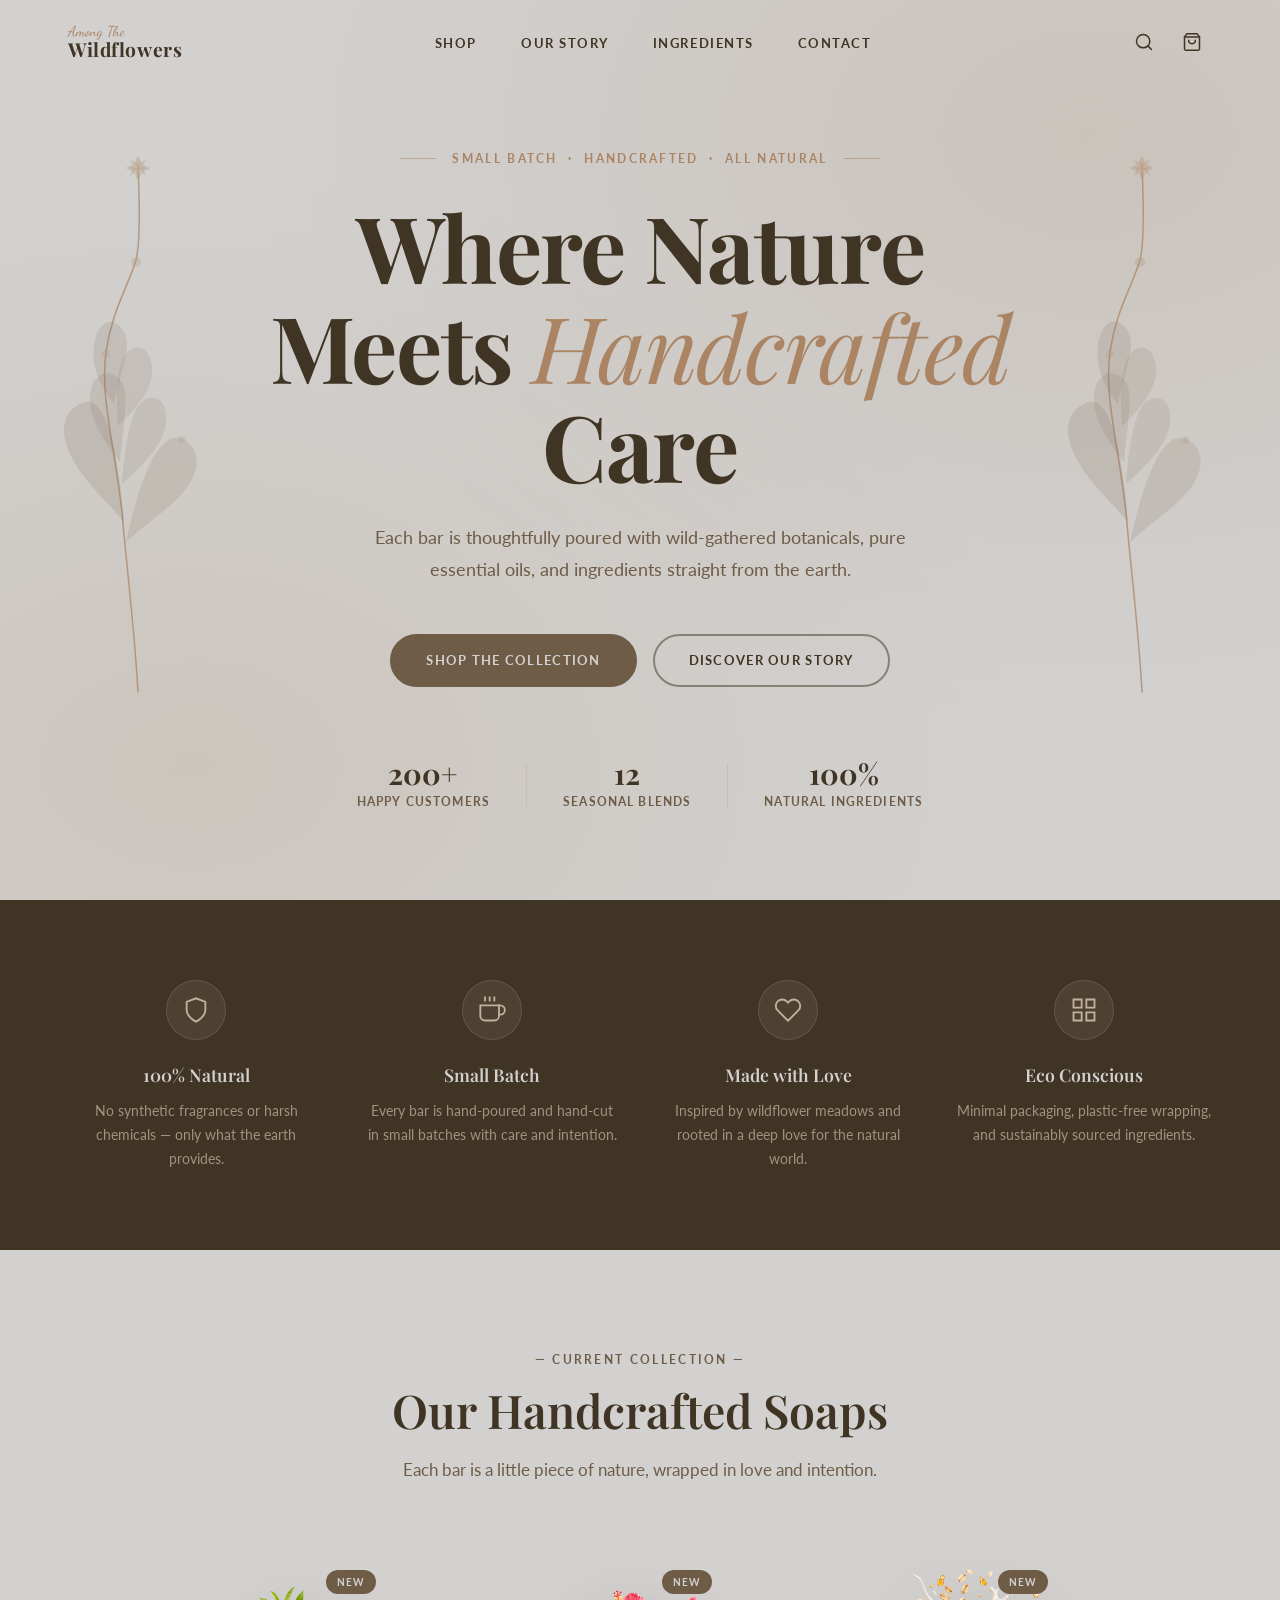
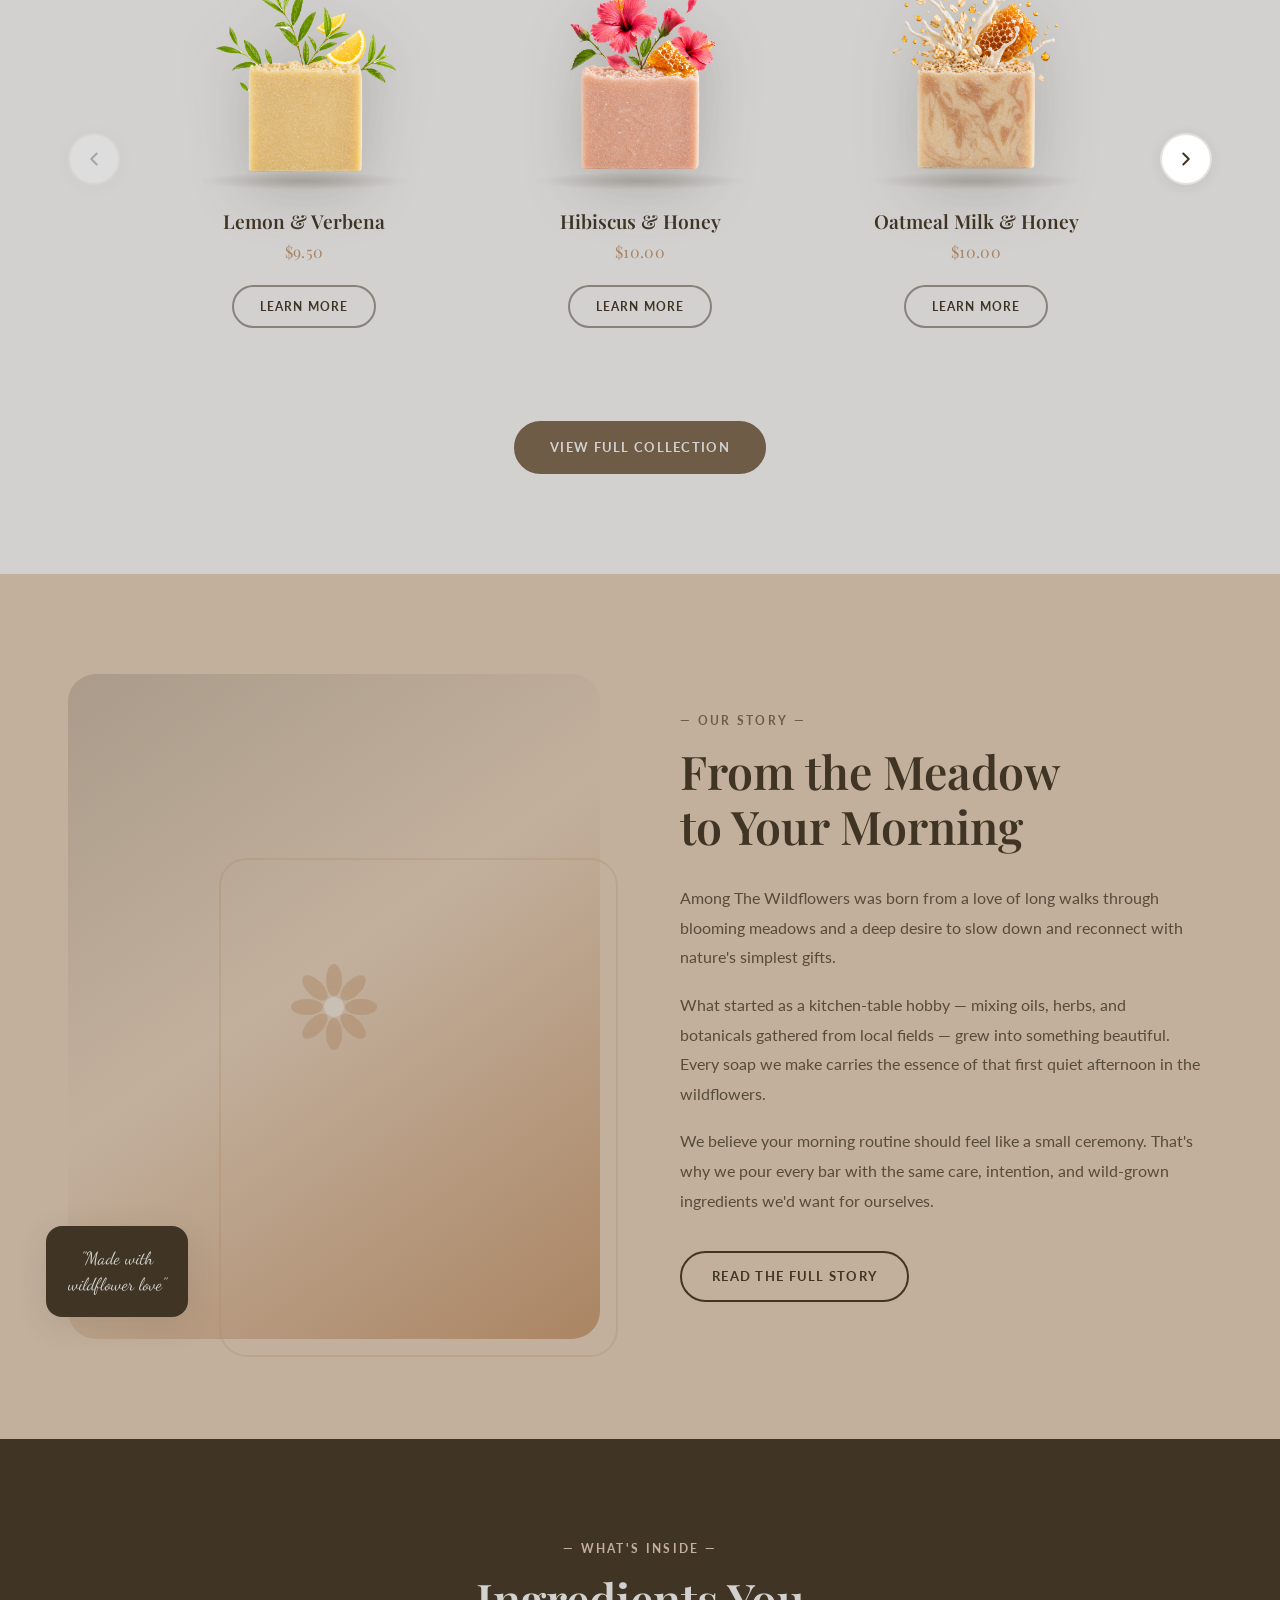
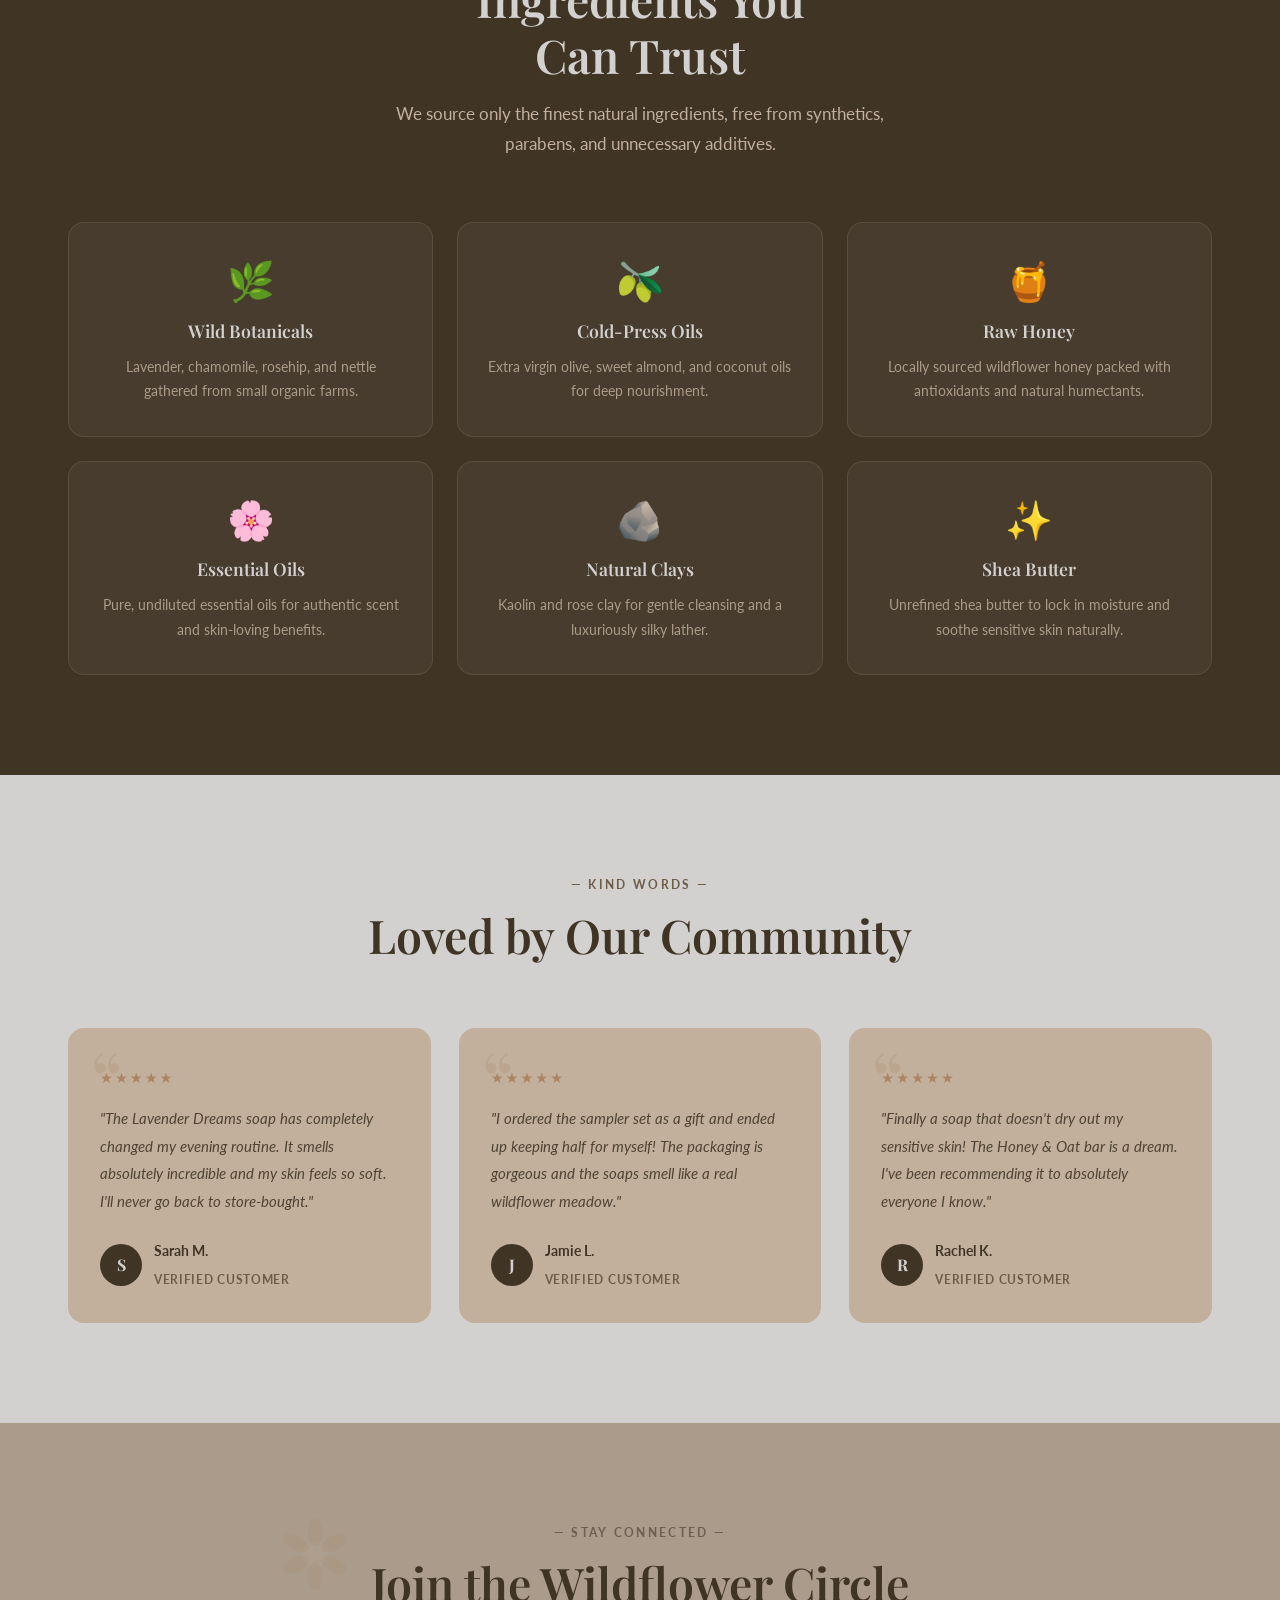
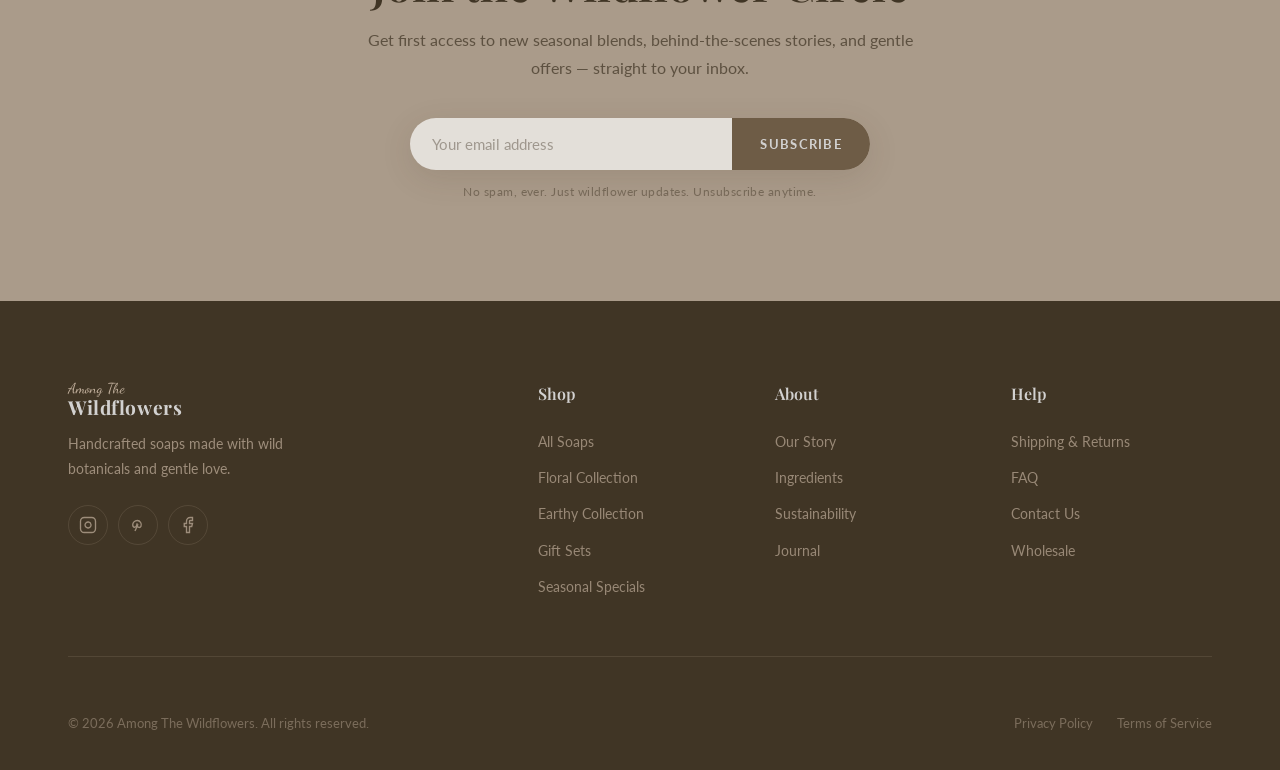
<file: index.html>
<!DOCTYPE html>
<html lang="en">
<head>
    <meta charset="UTF-8">
    <meta name="viewport" content="width=device-width, initial-scale=1.0">
    <meta name="description" content="Among The Wildflowers — Small-batch handcrafted soaps made with wild botanicals, pure essential oils, and ingredients straight from the earth.">
    <title>Among The Wildflowers — Handcrafted Soap</title>
    <link rel="preconnect" href="https://fonts.googleapis.com">
    <link rel="preconnect" href="https://fonts.gstatic.com" crossorigin>
    <link href="https://fonts.googleapis.com/css2?family=Playfair+Display:ital,wght@0,400;0,500;0,600;0,700;1,400;1,500&family=Lato:wght@300;400;700&family=Dancing+Script:wght@500;600&display=swap" rel="stylesheet">
    <link rel="stylesheet" href="style.css">
</head>
<body>

    <!-- ===== MOBILE NAV OVERLAY ===== -->
    <div class="mobile-nav" id="mobileNav" role="dialog" aria-label="Mobile navigation" aria-hidden="true">
        <button class="mobile-nav-close" id="mobileNavClose" aria-label="Close menu">
            <svg width="24" height="24" viewBox="0 0 24 24" fill="none" stroke="currentColor" stroke-width="1.8" stroke-linecap="round">
                <line x1="18" y1="6" x2="6" y2="18"/><line x1="6" y1="6" x2="18" y2="18"/>
            </svg>
        </button>
        <div class="mobile-nav-logo">
            <span class="logo-accent">Among The</span>
            <span class="logo-main">Wildflowers</span>
        </div>
        <a href="#products">Shop</a>
        <a href="#story">Our Story</a>
        <a href="#ingredients">Ingredients</a>
        <a href="#contact">Contact</a>
    </div>

    <!-- ===== NAVIGATION ===== -->
    <nav class="navbar" id="navbar">
        <div class="nav-container">
            <a href="#" class="nav-logo">
                <span class="logo-accent">Among The</span>
                <span class="logo-main">Wildflowers</span>
            </a>
            <ul class="nav-menu">
                <li><a href="#products" class="nav-link">Shop</a></li>
                <li><a href="#story" class="nav-link">Our Story</a></li>
                <li><a href="#ingredients" class="nav-link">Ingredients</a></li>
                <li><a href="#contact" class="nav-link">Contact</a></li>
            </ul>
            <div class="nav-right">
                <button class="nav-icon-btn" aria-label="Search">
                    <svg width="20" height="20" viewBox="0 0 24 24" fill="none" stroke="currentColor" stroke-width="1.8" stroke-linecap="round"><circle cx="11" cy="11" r="8"/><path d="m21 21-4.35-4.35"/></svg>
                </button>
                <button class="nav-icon-btn" aria-label="Cart">
                    <svg width="20" height="20" viewBox="0 0 24 24" fill="none" stroke="currentColor" stroke-width="1.8" stroke-linecap="round"><path d="M6 2 3 6v14a2 2 0 0 0 2 2h14a2 2 0 0 0 2-2V6l-3-4z"/><line x1="3" y1="6" x2="21" y2="6"/><path d="M16 10a4 4 0 0 1-8 0"/></svg>
                </button>
                <button class="hamburger" id="hamburger" aria-label="Toggle menu" aria-expanded="false">
                    <span></span><span></span><span></span>
                </button>
            </div>
        </div>
    </nav>

    <main>

        <!-- ===== HERO ===== -->
        <section class="hero" id="home">
            <div class="hero-botanical hero-botanical--left" aria-hidden="true">
                <svg width="200" height="560" viewBox="0 0 200 560" fill="none" xmlns="http://www.w3.org/2000/svg">
                    <path d="M100 550 C96 480 88 420 84 370 C76 300 62 255 68 210 C74 168 90 145 98 118 C102 102 102 68 100 24" stroke="#AB8563" stroke-width="1.5" fill="none" stroke-linecap="round"/>
                    <path d="M86 380 C68 358 44 338 32 312 C20 286 27 268 44 261 C60 254 78 276 86 380Z" fill="#6E5C46" opacity="0.2"/>
                    <path d="M82 320 C65 298 50 275 52 253 C54 231 72 224 84 240 C92 252 84 294 82 320Z" fill="#6E5C46" opacity="0.18"/>
                    <path d="M76 262 C60 242 52 220 57 198 C62 176 78 174 87 192 C94 206 80 238 76 262Z" fill="#6E5C46" opacity="0.18"/>
                    <path d="M88 400 C110 380 136 364 150 344 C164 324 160 304 144 297 C128 290 108 310 88 400Z" fill="#6E5C46" opacity="0.18"/>
                    <path d="M84 342 C106 322 126 302 128 280 C130 258 116 250 104 260 C92 270 86 308 84 342Z" fill="#6E5C46" opacity="0.16"/>
                    <path d="M80 284 C100 265 116 245 114 225 C112 205 98 200 88 212 C78 224 78 256 80 284Z" fill="#6E5C46" opacity="0.16"/>
                    <circle cx="98" cy="120" r="5" fill="#AB8563" opacity="0.32"/>
                    <circle cx="68" cy="212" r="4" fill="#AB8563" opacity="0.26"/>
                    <circle cx="144" cy="298" r="3.5" fill="#AB8563" opacity="0.26"/>
                    <circle cx="100" cy="26" r="7" fill="#C2B09D" opacity="0.45"/>
                    <path d="M100 14 Q105 20 100 26 Q95 20 100 14Z" fill="#AB8563" opacity="0.38"/>
                    <path d="M112 26 Q106 31 100 26 Q105 21 112 26Z" fill="#AB8563" opacity="0.38"/>
                    <path d="M100 38 Q95 32 100 26 Q105 32 100 38Z" fill="#AB8563" opacity="0.38"/>
                    <path d="M88 26 Q94 21 100 26 Q95 31 88 26Z" fill="#AB8563" opacity="0.38"/>
                    <path d="M108 18 Q106 24 100 26 Q99 19 108 18Z" fill="#AB8563" opacity="0.28"/>
                    <path d="M108 34 Q103 31 100 26 Q107 25 108 34Z" fill="#AB8563" opacity="0.28"/>
                    <path d="M92 34 Q97 31 100 26 Q93 25 92 34Z" fill="#AB8563" opacity="0.28"/>
                    <path d="M92 18 Q94 24 100 26 Q100 19 92 18Z" fill="#AB8563" opacity="0.28"/>
                </svg>
            </div>

            <div class="hero-content">
                <p class="hero-eyebrow">
                    <span class="eyebrow-line"></span>
                    Small Batch &nbsp;·&nbsp; Handcrafted &nbsp;·&nbsp; All Natural
                    <span class="eyebrow-line"></span>
                </p>
                <h1 class="hero-title">
                    Where Nature<br>Meets <em>Handcrafted</em><br>Care
                </h1>
                <p class="hero-subtitle">
                    Each bar is thoughtfully poured with wild-gathered botanicals,
                    pure essential oils, and ingredients straight from the earth.
                </p>
                <div class="hero-actions">
                    <a href="#products" class="btn btn--primary">Shop the Collection</a>
                    <a href="#story" class="btn btn--ghost">Discover Our Story</a>
                </div>
                <div class="hero-trust">
                    <div class="trust-item">
                        <strong>200+</strong>
                        <span>Happy Customers</span>
                    </div>
                    <div class="trust-divider"></div>
                    <div class="trust-item">
                        <strong>12</strong>
                        <span>Seasonal Blends</span>
                    </div>
                    <div class="trust-divider"></div>
                    <div class="trust-item">
                        <strong>100%</strong>
                        <span>Natural Ingredients</span>
                    </div>
                </div>
            </div>

            <div class="hero-botanical hero-botanical--right" aria-hidden="true">
                <svg width="200" height="560" viewBox="0 0 200 560" fill="none" xmlns="http://www.w3.org/2000/svg">
                    <path d="M100 550 C104 480 112 420 116 370 C124 300 138 255 132 210 C126 168 110 145 102 118 C98 102 98 68 100 24" stroke="#AB8563" stroke-width="1.5" fill="none" stroke-linecap="round"/>
                    <path d="M114 380 C132 358 156 338 168 312 C180 286 173 268 156 261 C140 254 122 276 114 380Z" fill="#6E5C46" opacity="0.2"/>
                    <path d="M118 320 C135 298 150 275 148 253 C146 231 128 224 116 240 C108 252 116 294 118 320Z" fill="#6E5C46" opacity="0.18"/>
                    <path d="M124 262 C140 242 148 220 143 198 C138 176 122 174 113 192 C106 206 120 238 124 262Z" fill="#6E5C46" opacity="0.18"/>
                    <path d="M112 400 C90 380 64 364 50 344 C36 324 40 304 56 297 C72 290 92 310 112 400Z" fill="#6E5C46" opacity="0.18"/>
                    <path d="M116 342 C94 322 74 302 72 280 C70 258 84 250 96 260 C108 270 114 308 116 342Z" fill="#6E5C46" opacity="0.16"/>
                    <path d="M120 284 C100 265 84 245 86 225 C88 205 102 200 112 212 C122 224 122 256 120 284Z" fill="#6E5C46" opacity="0.16"/>
                    <circle cx="102" cy="120" r="5" fill="#AB8563" opacity="0.32"/>
                    <circle cx="132" cy="212" r="4" fill="#AB8563" opacity="0.26"/>
                    <circle cx="56" cy="298" r="3.5" fill="#AB8563" opacity="0.26"/>
                    <circle cx="100" cy="26" r="7" fill="#C2B09D" opacity="0.45"/>
                    <path d="M100 14 Q105 20 100 26 Q95 20 100 14Z" fill="#AB8563" opacity="0.38"/>
                    <path d="M112 26 Q106 31 100 26 Q105 21 112 26Z" fill="#AB8563" opacity="0.38"/>
                    <path d="M100 38 Q95 32 100 26 Q105 32 100 38Z" fill="#AB8563" opacity="0.38"/>
                    <path d="M88 26 Q94 21 100 26 Q95 31 88 26Z" fill="#AB8563" opacity="0.38"/>
                    <path d="M108 18 Q106 24 100 26 Q99 19 108 18Z" fill="#AB8563" opacity="0.28"/>
                    <path d="M108 34 Q103 31 100 26 Q107 25 108 34Z" fill="#AB8563" opacity="0.28"/>
                    <path d="M92 34 Q97 31 100 26 Q93 25 92 34Z" fill="#AB8563" opacity="0.28"/>
                    <path d="M92 18 Q94 24 100 26 Q100 19 92 18Z" fill="#AB8563" opacity="0.28"/>
                </svg>
            </div>
        </section>

        <!-- ===== VALUES STRIP ===== -->
        <section class="values">
            <div class="container">
                <div class="values-grid">
                    <div class="value-item reveal">
                        <div class="value-icon">
                            <svg width="28" height="28" viewBox="0 0 24 24" fill="none" stroke="currentColor" stroke-width="1.6" stroke-linecap="round"><path d="M12 22s8-4 8-10V5l-8-3-8 3v7c0 6 8 10 8 10z"/></svg>
                        </div>
                        <h3>100% Natural</h3>
                        <p>No synthetic fragrances or harsh chemicals — only what the earth provides.</p>
                    </div>
                    <div class="value-item reveal">
                        <div class="value-icon">
                            <svg width="28" height="28" viewBox="0 0 24 24" fill="none" stroke="currentColor" stroke-width="1.6" stroke-linecap="round"><path d="M18 8h1a4 4 0 0 1 0 8h-1"/><path d="M2 8h16v9a4 4 0 0 1-4 4H6a4 4 0 0 1-4-4V8z"/><line x1="6" y1="1" x2="6" y2="4"/><line x1="10" y1="1" x2="10" y2="4"/><line x1="14" y1="1" x2="14" y2="4"/></svg>
                        </div>
                        <h3>Small Batch</h3>
                        <p>Every bar is hand-poured and hand-cut in small batches with care and intention.</p>
                    </div>
                    <div class="value-item reveal">
                        <div class="value-icon">
                            <svg width="28" height="28" viewBox="0 0 24 24" fill="none" stroke="currentColor" stroke-width="1.6" stroke-linecap="round"><path d="M20.84 4.61a5.5 5.5 0 0 0-7.78 0L12 5.67l-1.06-1.06a5.5 5.5 0 0 0-7.78 7.78l1.06 1.06L12 21.23l7.78-7.78 1.06-1.06a5.5 5.5 0 0 0 0-7.78z"/></svg>
                        </div>
                        <h3>Made with Love</h3>
                        <p>Inspired by wildflower meadows and rooted in a deep love for the natural world.</p>
                    </div>
                    <div class="value-item reveal">
                        <div class="value-icon">
                            <svg width="28" height="28" viewBox="0 0 24 24" fill="none" stroke="currentColor" stroke-width="1.6" stroke-linecap="round"><path d="M3 3h7v7H3z"/><path d="M14 3h7v7h-7z"/><path d="M14 14h7v7h-7z"/><path d="M3 14h7v7H3z"/></svg>
                        </div>
                        <h3>Eco Conscious</h3>
                        <p>Minimal packaging, plastic-free wrapping, and sustainably sourced ingredients.</p>
                    </div>
                </div>
            </div>
        </section>

        <!-- ===== FEATURED PRODUCTS ===== -->
        <section class="products" id="products">
            <div class="container">
                <div class="section-header reveal">
                    <p class="section-eyebrow">— Current Collection —</p>
                    <h2 class="section-title">Our Handcrafted Soaps</h2>
                    <p class="section-subtitle">Each bar is a little piece of nature, wrapped in love and intention.</p>
                </div>
                <div class="carousel-wrapper">
                    <button class="carousel-arrow carousel-arrow--prev" aria-label="Previous products" disabled>
                        <svg width="22" height="22" viewBox="0 0 24 24" fill="none" stroke="currentColor" stroke-width="2.2" stroke-linecap="round" stroke-linejoin="round"><polyline points="15 18 9 12 15 6"/></svg>
                    </button>
                    <div class="carousel-track-container">
                        <div class="carousel-track" id="carouselTrack"></div>
                    </div>
                    <button class="carousel-arrow carousel-arrow--next" aria-label="Next products">
                        <svg width="22" height="22" viewBox="0 0 24 24" fill="none" stroke="currentColor" stroke-width="2.2" stroke-linecap="round" stroke-linejoin="round"><polyline points="9 18 15 12 9 6"/></svg>
                    </button>
                </div>
                <div class="products-cta reveal">
                    <a href="#" class="btn btn--primary">View Full Collection</a>
                </div>
            </div>
        </section>

        <!-- ===== OUR STORY ===== -->
        <section class="story" id="story">
            <div class="container">
                <div class="story-grid">
                    <div class="story-visual reveal">
                        <div class="story-frame">
                            <div class="story-frame-inner">
                                <svg width="130" height="130" viewBox="0 0 130 130" fill="none" aria-hidden="true">
                                    <circle cx="65" cy="65" r="18" fill="#C2B09D" opacity="0.6"/>
                                    <ellipse cx="65" cy="38" rx="8" ry="16" fill="#AB8563" opacity="0.45" transform="rotate(0 65 65)"/>
                                    <ellipse cx="65" cy="38" rx="8" ry="16" fill="#AB8563" opacity="0.45" transform="rotate(45 65 65)"/>
                                    <ellipse cx="65" cy="38" rx="8" ry="16" fill="#AB8563" opacity="0.45" transform="rotate(90 65 65)"/>
                                    <ellipse cx="65" cy="38" rx="8" ry="16" fill="#AB8563" opacity="0.45" transform="rotate(135 65 65)"/>
                                    <ellipse cx="65" cy="38" rx="8" ry="16" fill="#AB8563" opacity="0.45" transform="rotate(180 65 65)"/>
                                    <ellipse cx="65" cy="38" rx="8" ry="16" fill="#AB8563" opacity="0.45" transform="rotate(225 65 65)"/>
                                    <ellipse cx="65" cy="38" rx="8" ry="16" fill="#AB8563" opacity="0.45" transform="rotate(270 65 65)"/>
                                    <ellipse cx="65" cy="38" rx="8" ry="16" fill="#AB8563" opacity="0.45" transform="rotate(315 65 65)"/>
                                    <circle cx="65" cy="65" r="10" fill="#D2D1D0" opacity="0.5"/>
                                </svg>
                            </div>
                            <div class="story-frame-border"></div>
                        </div>
                        <div class="story-quote-badge">
                            <p>"Made with<br>wildflower love"</p>
                        </div>
                    </div>
                    <div class="story-content reveal">
                        <p class="section-eyebrow">— Our Story —</p>
                        <h2 class="section-title">From the Meadow<br>to Your Morning</h2>
                        <p class="story-text">
                            Among The Wildflowers was born from a love of long walks through blooming meadows and a deep desire to slow down and reconnect with nature's simplest gifts.
                        </p>
                        <p class="story-text">
                            What started as a kitchen-table hobby — mixing oils, herbs, and botanicals gathered from local fields — grew into something beautiful. Every soap we make carries the essence of that first quiet afternoon in the wildflowers.
                        </p>
                        <p class="story-text">
                            We believe your morning routine should feel like a small ceremony. That's why we pour every bar with the same care, intention, and wild-grown ingredients we'd want for ourselves.
                        </p>
                        <a href="#" class="btn btn--outline-dark">Read the Full Story</a>
                    </div>
                </div>
            </div>
        </section>

        <!-- ===== INGREDIENTS ===== -->
        <section class="ingredients" id="ingredients">
            <div class="container">
                <div class="section-header reveal">
                    <p class="section-eyebrow">— What's Inside —</p>
                    <h2 class="section-title section-title--light">Ingredients You<br>Can Trust</h2>
                    <p class="section-subtitle section-subtitle--light">We source only the finest natural ingredients, free from synthetics, parabens, and unnecessary additives.</p>
                </div>
                <div class="ingredients-grid">
                    <div class="ingredient-item reveal">
                        <div class="ingredient-icon">🌿</div>
                        <h4>Wild Botanicals</h4>
                        <p>Lavender, chamomile, rosehip, and nettle gathered from small organic farms.</p>
                    </div>
                    <div class="ingredient-item reveal">
                        <div class="ingredient-icon">🫒</div>
                        <h4>Cold-Press Oils</h4>
                        <p>Extra virgin olive, sweet almond, and coconut oils for deep nourishment.</p>
                    </div>
                    <div class="ingredient-item reveal">
                        <div class="ingredient-icon">🍯</div>
                        <h4>Raw Honey</h4>
                        <p>Locally sourced wildflower honey packed with antioxidants and natural humectants.</p>
                    </div>
                    <div class="ingredient-item reveal">
                        <div class="ingredient-icon">🌸</div>
                        <h4>Essential Oils</h4>
                        <p>Pure, undiluted essential oils for authentic scent and skin-loving benefits.</p>
                    </div>
                    <div class="ingredient-item reveal">
                        <div class="ingredient-icon">🪨</div>
                        <h4>Natural Clays</h4>
                        <p>Kaolin and rose clay for gentle cleansing and a luxuriously silky lather.</p>
                    </div>
                    <div class="ingredient-item reveal">
                        <div class="ingredient-icon">✨</div>
                        <h4>Shea Butter</h4>
                        <p>Unrefined shea butter to lock in moisture and soothe sensitive skin naturally.</p>
                    </div>
                </div>
            </div>
        </section>

        <!-- ===== TESTIMONIALS ===== -->
        <section class="testimonials">
            <div class="container">
                <div class="section-header reveal">
                    <p class="section-eyebrow">— Kind Words —</p>
                    <h2 class="section-title">Loved by Our Community</h2>
                </div>
                <div class="testimonials-grid">
                    <div class="testimonial-card reveal">
                        <div class="testimonial-stars">★★★★★</div>
                        <p class="testimonial-text">"The Lavender Dreams soap has completely changed my evening routine. It smells absolutely incredible and my skin feels so soft. I'll never go back to store-bought."</p>
                        <div class="testimonial-author">
                            <div class="author-avatar">S</div>
                            <div>
                                <strong>Sarah M.</strong>
                                <span>Verified Customer</span>
                            </div>
                        </div>
                    </div>
                    <div class="testimonial-card reveal">
                        <div class="testimonial-stars">★★★★★</div>
                        <p class="testimonial-text">"I ordered the sampler set as a gift and ended up keeping half for myself! The packaging is gorgeous and the soaps smell like a real wildflower meadow."</p>
                        <div class="testimonial-author">
                            <div class="author-avatar">J</div>
                            <div>
                                <strong>Jamie L.</strong>
                                <span>Verified Customer</span>
                            </div>
                        </div>
                    </div>
                    <div class="testimonial-card reveal">
                        <div class="testimonial-stars">★★★★★</div>
                        <p class="testimonial-text">"Finally a soap that doesn't dry out my sensitive skin! The Honey &amp; Oat bar is a dream. I've been recommending it to absolutely everyone I know."</p>
                        <div class="testimonial-author">
                            <div class="author-avatar">R</div>
                            <div>
                                <strong>Rachel K.</strong>
                                <span>Verified Customer</span>
                            </div>
                        </div>
                    </div>
                </div>
            </div>
        </section>

        <!-- ===== NEWSLETTER ===== -->
        <section class="newsletter">
            <div class="container">
                <div class="newsletter-inner reveal">
                    <div class="newsletter-botanical" aria-hidden="true">
                        <svg width="110" height="110" viewBox="0 0 110 110" fill="none">
                            <circle cx="55" cy="55" r="13" fill="#C2B09D" opacity="0.35"/>
                            <ellipse cx="55" cy="33" rx="7" ry="14" fill="#AB8563" opacity="0.25" transform="rotate(0 55 55)"/>
                            <ellipse cx="55" cy="33" rx="7" ry="14" fill="#AB8563" opacity="0.25" transform="rotate(60 55 55)"/>
                            <ellipse cx="55" cy="33" rx="7" ry="14" fill="#AB8563" opacity="0.25" transform="rotate(120 55 55)"/>
                            <ellipse cx="55" cy="33" rx="7" ry="14" fill="#AB8563" opacity="0.25" transform="rotate(180 55 55)"/>
                            <ellipse cx="55" cy="33" rx="7" ry="14" fill="#AB8563" opacity="0.25" transform="rotate(240 55 55)"/>
                            <ellipse cx="55" cy="33" rx="7" ry="14" fill="#AB8563" opacity="0.25" transform="rotate(300 55 55)"/>
                        </svg>
                    </div>
                    <p class="section-eyebrow">— Stay Connected —</p>
                    <h2 class="section-title">Join the Wildflower Circle</h2>
                    <p class="newsletter-text">Get first access to new seasonal blends, behind-the-scenes stories, and gentle offers — straight to your inbox.</p>
                    <form class="newsletter-form" novalidate>
                        <div class="form-group">
                            <label for="emailInput" class="sr-only">Email address</label>
                            <input type="email" id="emailInput" name="email" placeholder="Your email address" class="newsletter-input" required autocomplete="email">
                            <button type="submit" class="btn btn--primary">Subscribe</button>
                        </div>
                        <p class="newsletter-note">No spam, ever. Just wildflower updates. Unsubscribe anytime.</p>
                    </form>
                </div>
            </div>
        </section>

    </main>

    <!-- ===== FOOTER ===== -->
    <footer class="footer" id="contact">
        <div class="container">
            <div class="footer-top">
                <div class="footer-brand">
                    <a href="#" class="nav-logo footer-logo">
                        <span class="logo-accent">Among The</span>
                        <span class="logo-main">Wildflowers</span>
                    </a>
                    <p class="footer-tagline">Handcrafted soaps made with wild<br>botanicals and gentle love.</p>
                    <div class="footer-social">
                        <a href="#" aria-label="Instagram" class="social-link">
                            <svg width="18" height="18" viewBox="0 0 24 24" fill="none" stroke="currentColor" stroke-width="1.8"><rect x="2" y="2" width="20" height="20" rx="5" ry="5"/><path d="M16 11.37A4 4 0 1 1 12.63 8 4 4 0 0 1 16 11.37z"/><line x1="17.5" y1="6.5" x2="17.51" y2="6.5"/></svg>
                        </a>
                        <a href="#" aria-label="Pinterest" class="social-link">
                            <svg width="18" height="18" viewBox="0 0 24 24" fill="none" stroke="currentColor" stroke-width="1.8"><path d="M8 20l4-9"/><path d="M10.7 13c.6 2.8 4.3 3 5.3.7 1.4-3.2-1-7.7-5-7.7C7.3 6 5 9 5 11.7c0 2 1 3.3 2.3 3.3 2 0 3.2-2.7 3.5-5.3"/></svg>
                        </a>
                        <a href="#" aria-label="Facebook" class="social-link">
                            <svg width="18" height="18" viewBox="0 0 24 24" fill="none" stroke="currentColor" stroke-width="1.8"><path d="M18 2h-3a5 5 0 0 0-5 5v3H7v4h3v8h4v-8h3l1-4h-4V7a1 1 0 0 1 1-1h3z"/></svg>
                        </a>
                    </div>
                </div>
                <div class="footer-nav">
                    <div class="footer-col">
                        <h4>Shop</h4>
                        <ul>
                            <li><a href="#">All Soaps</a></li>
                            <li><a href="#">Floral Collection</a></li>
                            <li><a href="#">Earthy Collection</a></li>
                            <li><a href="#">Gift Sets</a></li>
                            <li><a href="#">Seasonal Specials</a></li>
                        </ul>
                    </div>
                    <div class="footer-col">
                        <h4>About</h4>
                        <ul>
                            <li><a href="#">Our Story</a></li>
                            <li><a href="#">Ingredients</a></li>
                            <li><a href="#">Sustainability</a></li>
                            <li><a href="#">Journal</a></li>
                        </ul>
                    </div>
                    <div class="footer-col">
                        <h4>Help</h4>
                        <ul>
                            <li><a href="#">Shipping &amp; Returns</a></li>
                            <li><a href="#">FAQ</a></li>
                            <li><a href="#">Contact Us</a></li>
                            <li><a href="#">Wholesale</a></li>
                        </ul>
                    </div>
                </div>
            </div>
            <div class="footer-bottom">
                <p>&copy; 2026 Among The Wildflowers. All rights reserved.</p>
                <div class="footer-legal">
                    <a href="#">Privacy Policy</a>
                    <a href="#">Terms of Service</a>
                </div>
            </div>
        </div>
    </footer>

    <script src="script.js"></script>
</body>
</html>
</file>
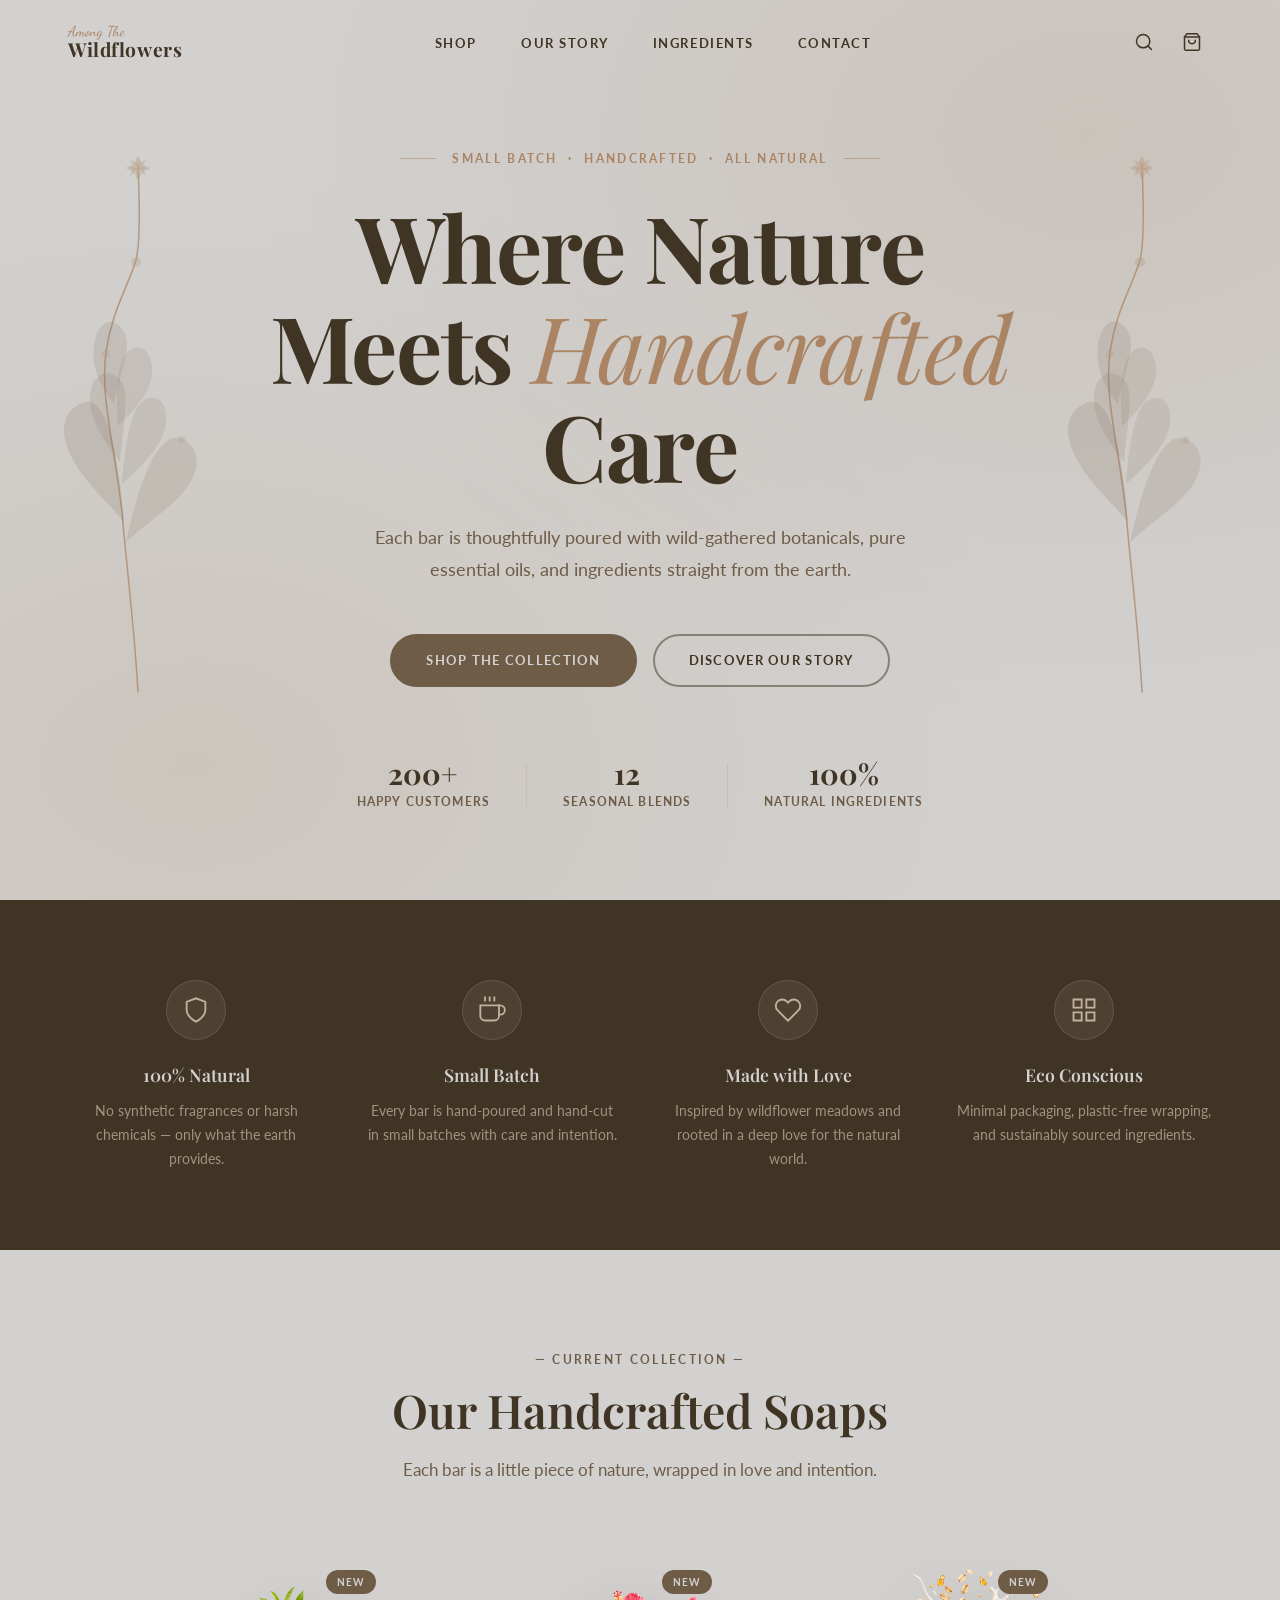
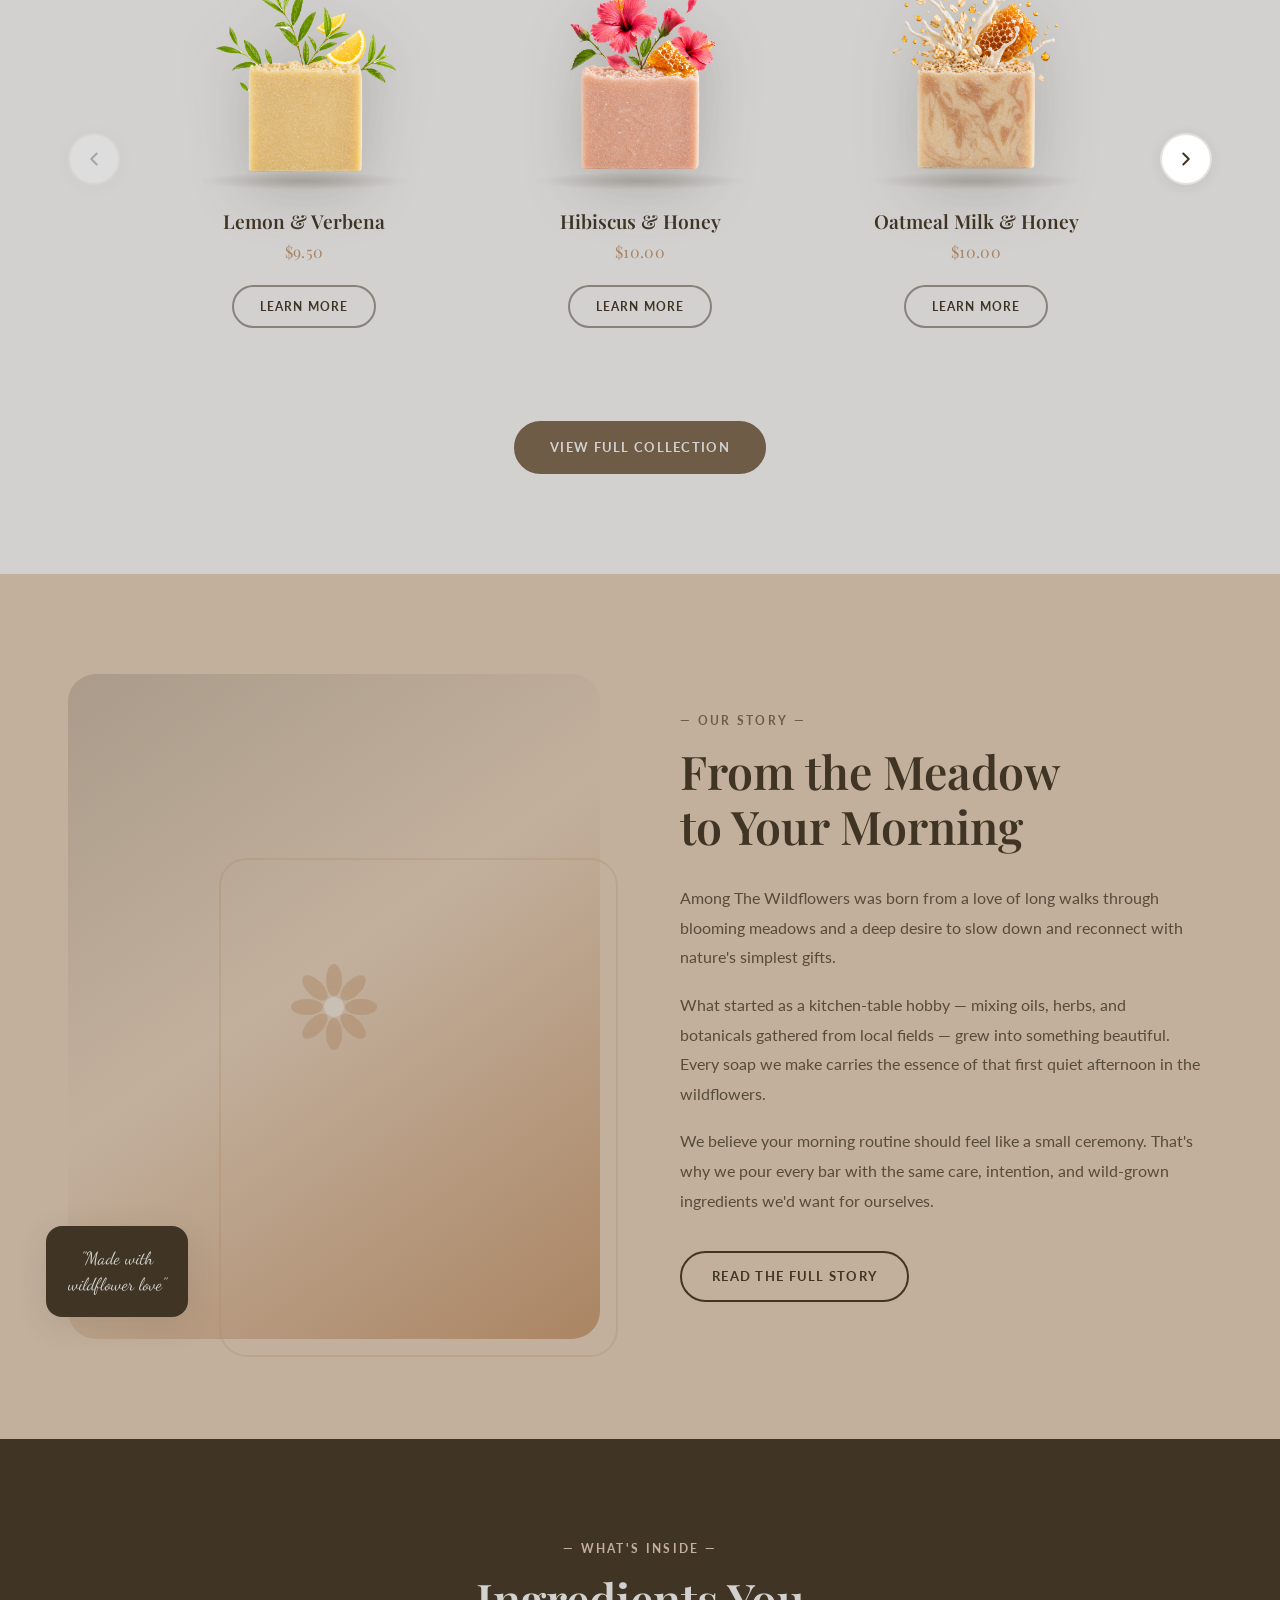
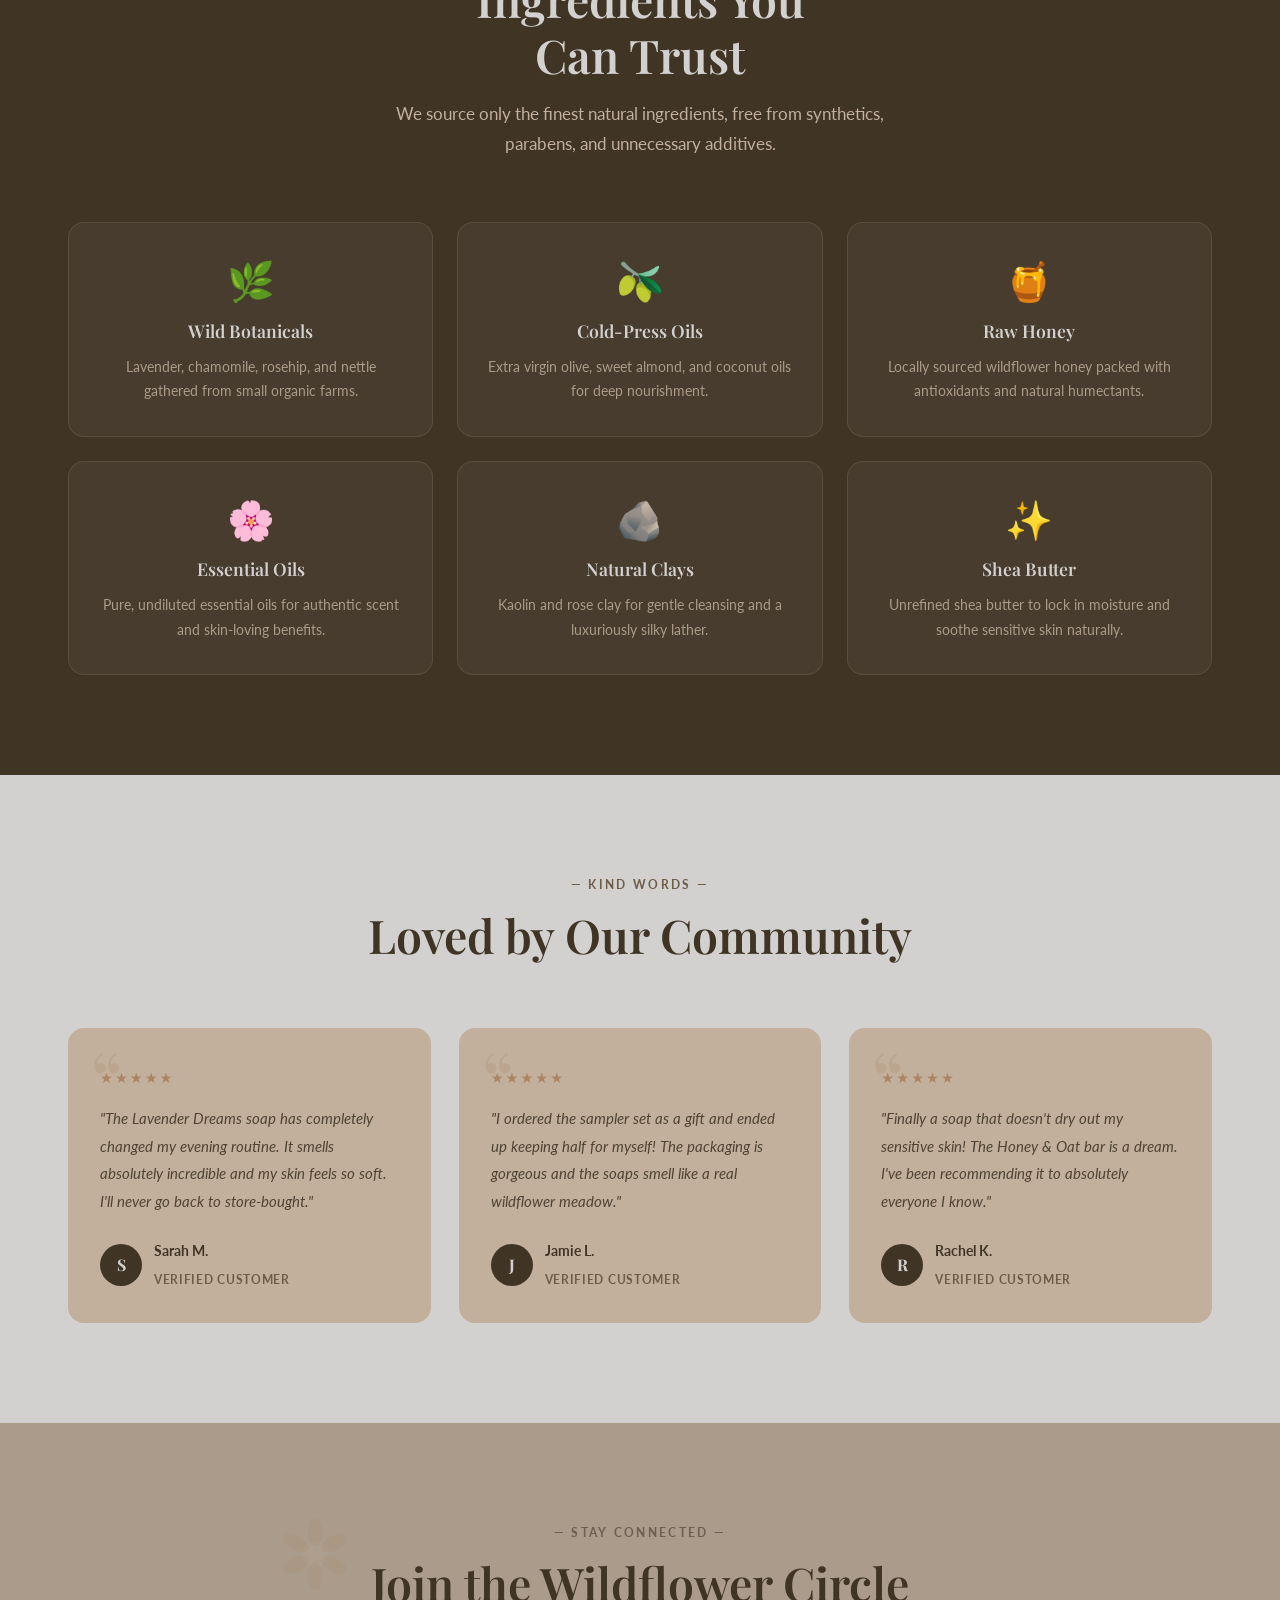
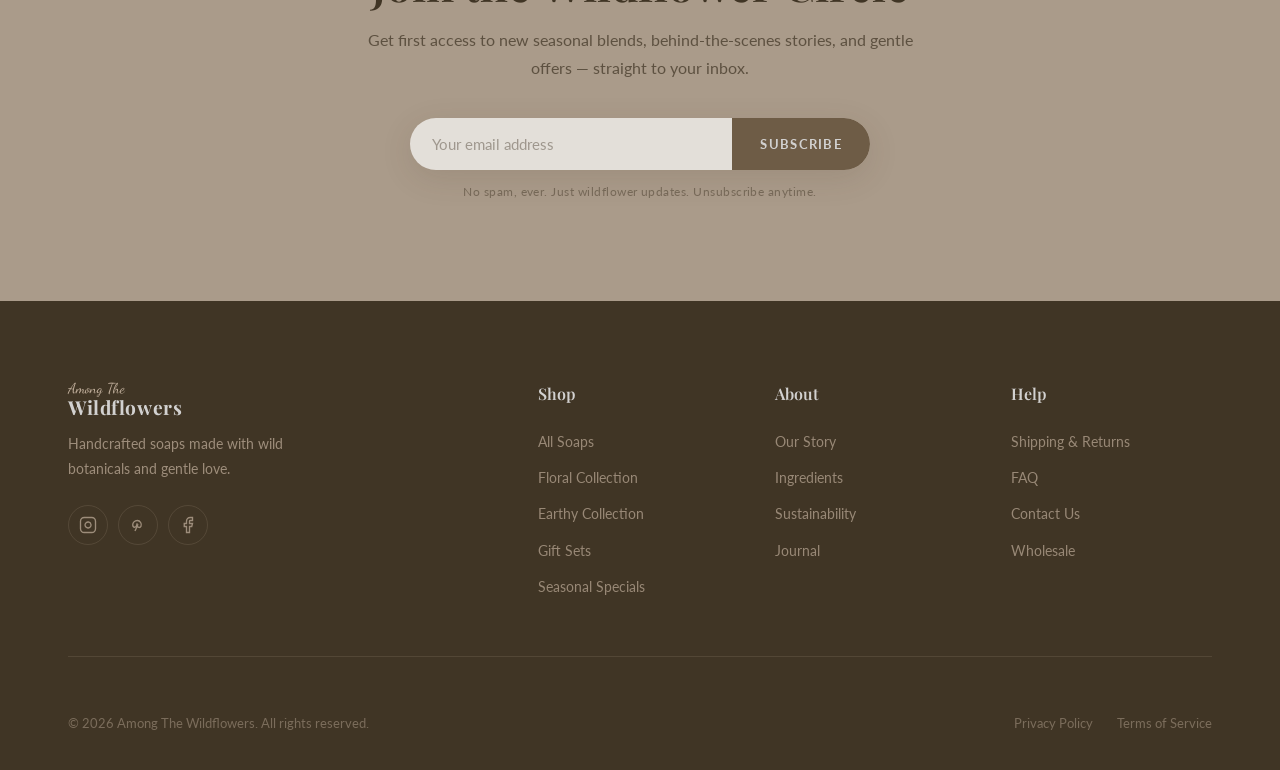
<file: product.html>
<!DOCTYPE html>
<html lang="en">
<head>
    <meta charset="UTF-8">
    <meta name="viewport" content="width=device-width, initial-scale=1.0">
    <meta name="description" content="">
    <title>Product — Among The Wildflowers</title>
    <link rel="preconnect" href="https://fonts.googleapis.com">
    <link rel="preconnect" href="https://fonts.gstatic.com" crossorigin>
    <link href="https://fonts.googleapis.com/css2?family=Playfair+Display:ital,wght@0,400;0,500;0,600;0,700;1,400;1,500&family=Lato:wght@300;400;700&family=Dancing+Script:wght@500;600&display=swap" rel="stylesheet">
    <link rel="stylesheet" href="style.css">
</head>
<body>

    <!-- ===== MOBILE NAV OVERLAY ===== -->
    <div class="mobile-nav" id="mobileNav" role="dialog" aria-label="Mobile navigation" aria-hidden="true">
        <button class="mobile-nav-close" id="mobileNavClose" aria-label="Close menu">
            <svg width="24" height="24" viewBox="0 0 24 24" fill="none" stroke="currentColor" stroke-width="1.8" stroke-linecap="round">
                <line x1="18" y1="6" x2="6" y2="18"/><line x1="6" y1="6" x2="18" y2="18"/>
            </svg>
        </button>
        <div class="mobile-nav-logo">
            <span class="logo-accent">Among The</span>
            <span class="logo-main">Wildflowers</span>
        </div>
        <a href="index.html#products">Shop</a>
        <a href="index.html#story">Our Story</a>
        <a href="index.html#ingredients">Ingredients</a>
        <a href="index.html#contact">Contact</a>
    </div>

    <!-- ===== NAVIGATION ===== -->
    <nav class="navbar" id="navbar">
        <div class="nav-container">
            <a href="index.html" class="nav-logo">
                <span class="logo-accent">Among The</span>
                <span class="logo-main">Wildflowers</span>
            </a>
            <ul class="nav-menu">
                <li><a href="index.html#products" class="nav-link">Shop</a></li>
                <li><a href="index.html#story" class="nav-link">Our Story</a></li>
                <li><a href="index.html#ingredients" class="nav-link">Ingredients</a></li>
                <li><a href="index.html#contact" class="nav-link">Contact</a></li>
            </ul>
            <div class="nav-right">
                <button class="nav-icon-btn" aria-label="Search">
                    <svg width="20" height="20" viewBox="0 0 24 24" fill="none" stroke="currentColor" stroke-width="1.8" stroke-linecap="round"><circle cx="11" cy="11" r="8"/><path d="m21 21-4.35-4.35"/></svg>
                </button>
                <button class="nav-icon-btn" aria-label="Cart">
                    <svg width="20" height="20" viewBox="0 0 24 24" fill="none" stroke="currentColor" stroke-width="1.8" stroke-linecap="round"><path d="M6 2 3 6v14a2 2 0 0 0 2 2h14a2 2 0 0 0 2-2V6l-3-4z"/><line x1="3" y1="6" x2="21" y2="6"/><path d="M16 10a4 4 0 0 1-8 0"/></svg>
                </button>
                <button class="hamburger" id="hamburger" aria-label="Toggle menu" aria-expanded="false">
                    <span></span><span></span><span></span>
                </button>
            </div>
        </div>
    </nav>

    <main>

        <!-- ===== PRODUCT DETAIL ===== -->
        <section class="product-detail" id="productDetail">
            <div class="container">

                <!-- Breadcrumb -->
                <nav class="breadcrumb" aria-label="Breadcrumb">
                    <a href="index.html">Home</a>
                    <span class="breadcrumb-sep">/</span>
                    <a href="index.html#products">Shop</a>
                    <span class="breadcrumb-sep">/</span>
                    <span id="breadcrumbName">Loading…</span>
                </nav>

                <!-- Main product grid: visual left, info right -->
                <div class="product-detail-grid">

                    <!-- LEFT: soap image -->
                    <div class="product-detail-visual-col">
                        <div class="product-detail-soap-wrap" id="detailSoapWrap">
                            <div class="detail-soap-visual" id="detailSoapVisual">
                                <div class="soap-bar-lg"></div>
                            </div>
                        </div>
                    </div>

                    <!-- RIGHT: product information -->
                    <div class="product-detail-content">
                        <span class="product-category" id="detailCategory"></span>
                        <h1 class="product-detail-title" id="detailName"></h1>

                        <div class="detail-rating">
                            <div class="detail-stars" id="detailStars"></div>
                            <span class="detail-rating-text" id="detailRatingText"></span>
                        </div>

                        <p class="detail-price" id="detailPrice"></p>

                        <p class="detail-description" id="detailDescription"></p>

                        <div class="detail-ingredients">
                            <h4>Key Ingredients</h4>
                            <ul id="detailIngredients"></ul>
                        </div>

                        <div class="detail-actions">
                            <div class="qty-selector">
                                <button class="qty-btn" id="qtyMinus" aria-label="Decrease quantity">−</button>
                                <span class="qty-value" id="qtyValue">1</span>
                                <button class="qty-btn" id="qtyPlus" aria-label="Increase quantity">+</button>
                            </div>
                            <button class="btn btn--primary detail-cart-btn" id="detailCartBtn">Add to Cart</button>
                        </div>

                        <a href="index.html#products" class="back-link">← Back to Shop</a>
                    </div>

                </div>

                <!-- Reviews -->
                <div class="product-reviews-section">
                    <h3 class="reviews-heading">Customer Reviews</h3>
                    <div class="reviews-list" id="detailReviews"></div>
                </div>

            </div>
        </section>

    </main>

    <!-- ===== FOOTER ===== -->
    <footer class="footer" id="contact">
        <div class="container">
            <div class="footer-top">
                <div class="footer-brand">
                    <a href="index.html" class="nav-logo footer-logo">
                        <span class="logo-accent">Among The</span>
                        <span class="logo-main">Wildflowers</span>
                    </a>
                    <p class="footer-tagline">Handcrafted soaps made with wild<br>botanicals and gentle love.</p>
                    <div class="footer-social">
                        <a href="#" aria-label="Instagram" class="social-link">
                            <svg width="18" height="18" viewBox="0 0 24 24" fill="none" stroke="currentColor" stroke-width="1.8"><rect x="2" y="2" width="20" height="20" rx="5" ry="5"/><path d="M16 11.37A4 4 0 1 1 12.63 8 4 4 0 0 1 16 11.37z"/><line x1="17.5" y1="6.5" x2="17.51" y2="6.5"/></svg>
                        </a>
                        <a href="#" aria-label="Pinterest" class="social-link">
                            <svg width="18" height="18" viewBox="0 0 24 24" fill="none" stroke="currentColor" stroke-width="1.8"><path d="M8 20l4-9"/><path d="M10.7 13c.6 2.8 4.3 3 5.3.7 1.4-3.2-1-7.7-5-7.7C7.3 6 5 9 5 11.7c0 2 1 3.3 2.3 3.3 2 0 3.2-2.7 3.5-5.3"/></svg>
                        </a>
                        <a href="#" aria-label="Facebook" class="social-link">
                            <svg width="18" height="18" viewBox="0 0 24 24" fill="none" stroke="currentColor" stroke-width="1.8"><path d="M18 2h-3a5 5 0 0 0-5 5v3H7v4h3v8h4v-8h3l1-4h-4V7a1 1 0 0 1 1-1h3z"/></svg>
                        </a>
                    </div>
                </div>
                <div class="footer-nav">
                    <div class="footer-col">
                        <h4>Shop</h4>
                        <ul>
                            <li><a href="index.html#products">All Soaps</a></li>
                            <li><a href="index.html#products">Floral Collection</a></li>
                            <li><a href="index.html#products">Earthy Collection</a></li>
                            <li><a href="index.html#products">Gift Sets</a></li>
                            <li><a href="index.html#products">Seasonal Specials</a></li>
                        </ul>
                    </div>
                    <div class="footer-col">
                        <h4>About</h4>
                        <ul>
                            <li><a href="index.html#story">Our Story</a></li>
                            <li><a href="index.html#ingredients">Ingredients</a></li>
                            <li><a href="#">Sustainability</a></li>
                            <li><a href="#">Journal</a></li>
                        </ul>
                    </div>
                    <div class="footer-col">
                        <h4>Help</h4>
                        <ul>
                            <li><a href="#">Shipping &amp; Returns</a></li>
                            <li><a href="#">FAQ</a></li>
                            <li><a href="index.html#contact">Contact Us</a></li>
                            <li><a href="#">Wholesale</a></li>
                        </ul>
                    </div>
                </div>
            </div>
            <div class="footer-bottom">
                <p>&copy; 2026 Among The Wildflowers. All rights reserved.</p>
                <div class="footer-legal">
                    <a href="#">Privacy Policy</a>
                    <a href="#">Terms of Service</a>
                </div>
            </div>
        </div>
    </footer>

    <script src="script.js"></script>
</body>
</html>
</file>
<file: style.css>
/* ============================================================
   AMONG THE WILDFLOWERS — style.css
   ============================================================ */

/* ===========================
   CSS CUSTOM PROPERTIES
   =========================== */
:root {
    /* Brand Palette */
    --soft-cream:    #D2D1D0;
    --warm-taupe:    #C2B09D;
    --natural-beige: #AA9B8A;
    --wood-brown:    #AB8563;
    --olive-green:   #6E5C46;
    --deep-espresso: #403525;

    /* Semantic roles */
    --bg:          #D2D1D0;
    --bg-alt:      #C2B09D;
    --card-bg:     #AA9B8A;
    --btn:         #6E5C46;
    --btn-hover:   #AB8563;
    --text:        #403525;
    --accent:      #C2B09D;

    /* Typography */
    --font-serif:  'Playfair Display', Georgia, serif;
    --font-sans:   'Lato', system-ui, sans-serif;
    --font-script: 'Dancing Script', cursive;

    /* Layout */
    --section-py:    100px;
    --container-max: 1200px;
    --container-px:  28px;

    /* Transitions */
    --t:      0.28s ease;
    --t-slow: 0.5s ease;

    /* Shadows */
    --shadow-sm: 0 2px 14px rgba(64, 53, 37, 0.08);
    --shadow-md: 0 8px 32px rgba(64, 53, 37, 0.12);
    --shadow-lg: 0 20px 52px rgba(64, 53, 37, 0.18);

    /* Radii */
    --r-sm:   8px;
    --r-md:   16px;
    --r-lg:   28px;
    --r-pill: 999px;
}

/* ===========================
   RESET & BASE
   =========================== */
*, *::before, *::after {
    box-sizing: border-box;
    margin: 0;
    padding: 0;
}

html {
    scroll-behavior: smooth;
    font-size: 16px;
}

body {
    font-family: var(--font-sans);
    background-color: var(--bg);
    color: var(--text);
    line-height: 1.65;
    overflow-x: hidden;
    -webkit-font-smoothing: antialiased;
    -moz-osx-font-smoothing: grayscale;
}

img, svg { display: block; max-width: 100%; }
a { text-decoration: none; color: inherit; transition: color var(--t); }
ul { list-style: none; }
button { cursor: pointer; border: none; background: none; font-family: inherit; }

.sr-only {
    position: absolute;
    width: 1px; height: 1px;
    padding: 0; margin: -1px;
    overflow: hidden;
    clip: rect(0,0,0,0);
    white-space: nowrap;
    border: 0;
}

/* ===========================
   LAYOUT UTILITIES
   =========================== */
.container {
    max-width: var(--container-max);
    margin: 0 auto;
    padding: 0 var(--container-px);
}

.section-header {
    text-align: center;
    margin-bottom: 64px;
}

.section-eyebrow {
    font-family: var(--font-sans);
    font-size: 0.72rem;
    font-weight: 700;
    letter-spacing: 0.2em;
    text-transform: uppercase;
    color: var(--olive-green);
    margin-bottom: 14px;
}

.section-title {
    font-family: var(--font-serif);
    font-size: clamp(2rem, 4vw, 2.9rem);
    font-weight: 600;
    color: var(--deep-espresso);
    line-height: 1.2;
    margin-bottom: 16px;
}

.section-title--light { color: var(--soft-cream); }

.section-subtitle {
    font-size: 1.05rem;
    color: var(--olive-green);
    max-width: 520px;
    margin: 0 auto;
    line-height: 1.75;
}

.section-subtitle--light { color: var(--warm-taupe); }

/* ===========================
   BUTTONS
   =========================== */
.btn {
    display: inline-flex;
    align-items: center;
    gap: 8px;
    padding: 14px 34px;
    font-family: var(--font-sans);
    font-size: 0.8rem;
    font-weight: 700;
    letter-spacing: 0.1em;
    text-transform: uppercase;
    border-radius: var(--r-pill);
    transition: all var(--t);
    cursor: pointer;
    border: 2px solid transparent;
    white-space: nowrap;
}

.btn--primary {
    background: var(--olive-green);
    color: var(--soft-cream);
    border-color: var(--olive-green);
}
.btn--primary:hover {
    background: var(--wood-brown);
    border-color: var(--wood-brown);
    transform: translateY(-2px);
    box-shadow: 0 8px 24px rgba(110, 92, 70, 0.32);
}

.btn--ghost {
    background: transparent;
    color: var(--deep-espresso);
    border-color: rgba(64, 53, 37, 0.5);
}
.btn--ghost:hover {
    background: var(--deep-espresso);
    border-color: var(--deep-espresso);
    color: var(--soft-cream);
    transform: translateY(-2px);
}

.btn--outline-dark {
    background: transparent;
    color: var(--deep-espresso);
    border-color: var(--deep-espresso);
    padding: 13px 30px;
}
.btn--outline-dark:hover {
    background: var(--deep-espresso);
    color: var(--soft-cream);
    transform: translateY(-2px);
}

.btn--small {
    padding: 10px 22px;
    font-size: 0.75rem;
    background: var(--olive-green);
    color: var(--soft-cream);
    border-color: var(--olive-green);
    border-radius: var(--r-pill);
}
.btn--small:hover {
    background: var(--wood-brown);
    border-color: var(--wood-brown);
    transform: translateY(-1px);
}

/* ===========================
   MOBILE NAV OVERLAY
   =========================== */
.mobile-nav {
    display: none;
    position: fixed;
    inset: 0;
    background: var(--soft-cream);
    z-index: 2000;
    flex-direction: column;
    align-items: center;
    justify-content: center;
    gap: 28px;
    padding: 60px 20px 40px;
}

.mobile-nav.active {
    display: flex;
}

.mobile-nav a {
    font-family: var(--font-serif);
    font-size: clamp(1.75rem, 5vw, 2.25rem);
    font-weight: 600;
    color: var(--deep-espresso);
    transition: color var(--t);
    letter-spacing: 0.01em;
}
.mobile-nav a:hover { color: var(--wood-brown); }

.mobile-nav-logo {
    display: flex;
    flex-direction: column;
    align-items: center;
    line-height: 1.1;
    margin-bottom: 12px;
}

.mobile-nav-close {
    position: absolute;
    top: 20px;
    right: 20px;
    width: 48px;
    height: 48px;
    display: flex;
    align-items: center;
    justify-content: center;
    color: var(--deep-espresso);
    border-radius: 50%;
    transition: background var(--t);
}
.mobile-nav-close:hover { background: rgba(64,53,37,0.08); }

/* ===========================
   NAVBAR
   =========================== */
.navbar {
    position: fixed;
    top: 0;
    left: 0;
    right: 0;
    z-index: 1000;
    padding: 22px 0;
    transition: all var(--t-slow);
}

.navbar.scrolled {
    background: rgba(210, 209, 208, 0.96);
    backdrop-filter: blur(16px);
    -webkit-backdrop-filter: blur(16px);
    padding: 14px 0;
    box-shadow: var(--shadow-sm);
}

.nav-container {
    max-width: var(--container-max);
    margin: 0 auto;
    padding: 0 var(--container-px);
    display: flex;
    align-items: center;
    justify-content: space-between;
}

.nav-logo {
    display: flex;
    flex-direction: column;
    line-height: 1.1;
    color: var(--deep-espresso);
}

.logo-accent {
    font-family: var(--font-script);
    font-size: 0.9rem;
    color: var(--wood-brown);
}

.logo-main {
    font-family: var(--font-serif);
    font-size: 1.2rem;
    font-weight: 700;
    color: var(--deep-espresso);
    letter-spacing: 0.03em;
}

.nav-menu {
    display: flex;
    align-items: center;
    gap: 44px;
}

.nav-link {
    font-size: 0.8rem;
    font-weight: 700;
    letter-spacing: 0.12em;
    text-transform: uppercase;
    color: var(--deep-espresso);
    position: relative;
    padding-bottom: 4px;
}
.nav-link::after {
    content: '';
    position: absolute;
    bottom: 0; left: 0;
    width: 0; height: 1.5px;
    background: var(--wood-brown);
    transition: width var(--t);
}
.nav-link:hover::after { width: 100%; }

.nav-right {
    display: flex;
    align-items: center;
    gap: 8px;
}

.nav-icon-btn {
    width: 40px;
    height: 40px;
    display: flex;
    align-items: center;
    justify-content: center;
    color: var(--deep-espresso);
    border-radius: 50%;
    transition: background var(--t);
}
.nav-icon-btn:hover { background: rgba(64,53,37,0.08); }

.hamburger {
    display: none;
    flex-direction: column;
    gap: 5px;
    padding: 8px;
    width: 42px;
    height: 42px;
    justify-content: center;
    align-items: center;
}
.hamburger span {
    display: block;
    width: 22px;
    height: 1.5px;
    background: var(--deep-espresso);
    transition: all var(--t);
    transform-origin: center;
}
.hamburger.active span:nth-child(1) { transform: translateY(6.5px) rotate(45deg); }
.hamburger.active span:nth-child(2) { opacity: 0; transform: scaleX(0); }
.hamburger.active span:nth-child(3) { transform: translateY(-6.5px) rotate(-45deg); }

/* ===========================
   HERO
   =========================== */
.hero {
    min-height: 100svh;
    min-height: 100vh;
    background-color: var(--soft-cream);
    background-image:
        radial-gradient(ellipse at 15% 85%, rgba(194, 176, 157, 0.35) 0%, transparent 55%),
        radial-gradient(ellipse at 85% 15%, rgba(171, 133, 99, 0.18) 0%, transparent 55%);
    display: flex;
    align-items: center;
    justify-content: center;
    position: relative;
    overflow: hidden;
    padding: 140px var(--container-px) 80px;
}

.hero-botanical {
    position: absolute;
    top: 50%;
    transform: translateY(-55%);
    pointer-events: none;
    opacity: 0.75;
}
.hero-botanical--left  { left: clamp(0px, 3vw, 40px); }
.hero-botanical--right { right: clamp(0px, 3vw, 40px); transform: translateY(-55%) scaleX(-1); }

.hero-content {
    text-align: center;
    position: relative;
    z-index: 1;
    max-width: 780px;
}

.hero-eyebrow {
    display: flex;
    align-items: center;
    justify-content: center;
    gap: 16px;
    font-size: 0.72rem;
    font-weight: 700;
    letter-spacing: 0.2em;
    text-transform: uppercase;
    color: var(--wood-brown);
    margin-bottom: 28px;
}

.eyebrow-line {
    display: inline-block;
    width: 36px;
    height: 1px;
    background: var(--wood-brown);
    opacity: 0.55;
}

.hero-title {
    font-family: var(--font-serif);
    font-size: clamp(3.2rem, 8vw, 5.75rem);
    font-weight: 700;
    color: var(--deep-espresso);
    line-height: 1.08;
    margin-bottom: 28px;
    letter-spacing: -0.015em;
}
.hero-title em {
    font-style: italic;
    font-weight: 400;
    color: var(--wood-brown);
}

.hero-subtitle {
    font-size: 1.1rem;
    color: var(--olive-green);
    line-height: 1.8;
    margin-bottom: 48px;
    max-width: 540px;
    margin-left: auto;
    margin-right: auto;
}

.hero-actions {
    display: flex;
    gap: 16px;
    justify-content: center;
    flex-wrap: wrap;
    margin-bottom: 72px;
}

.hero-trust {
    display: flex;
    align-items: center;
    justify-content: center;
    gap: 36px;
    flex-wrap: wrap;
}

.trust-item {
    display: flex;
    flex-direction: column;
    align-items: center;
    gap: 4px;
}
.trust-item strong {
    font-family: var(--font-serif);
    font-size: 1.8rem;
    font-weight: 700;
    color: var(--deep-espresso);
    line-height: 1;
}
.trust-item span {
    font-size: 0.72rem;
    font-weight: 700;
    letter-spacing: 0.1em;
    text-transform: uppercase;
    color: var(--olive-green);
}

.trust-divider {
    width: 1px;
    height: 44px;
    background: var(--warm-taupe);
    opacity: 0.5;
}

/* ===========================
   VALUES
   =========================== */
.values {
    background: var(--deep-espresso);
    padding: 80px 0;
}

.values-grid {
    display: grid;
    grid-template-columns: repeat(4, 1fr);
    gap: 40px;
}

.value-item {
    text-align: center;
    color: var(--warm-taupe);
}

.value-icon {
    width: 60px;
    height: 60px;
    margin: 0 auto 20px;
    display: flex;
    align-items: center;
    justify-content: center;
    color: var(--warm-taupe);
    background: rgba(194, 176, 157, 0.1);
    border: 1px solid rgba(194, 176, 157, 0.18);
    border-radius: 50%;
}

.value-item h3 {
    font-family: var(--font-serif);
    font-size: 1.1rem;
    font-weight: 600;
    color: var(--soft-cream);
    margin-bottom: 10px;
}

.value-item p {
    font-size: 0.875rem;
    line-height: 1.7;
    opacity: 0.75;
}

/* ===========================
   PRODUCTS
   =========================== */
.products {
    padding: var(--section-py) 0;
    background: var(--soft-cream);
}

.products-grid {
    display: grid;
    grid-template-columns: repeat(3, 1fr);
    gap: 28px;
    margin-bottom: 52px;
}

.product-card {
    background: #fff;
    border-radius: var(--r-md);
    overflow: hidden;
    transition: transform var(--t), box-shadow var(--t);
    box-shadow: var(--shadow-sm);
}
.product-card:hover {
    transform: translateY(-7px);
    box-shadow: var(--shadow-lg);
}

.product-visual {
    position: relative;
    height: 240px;
    background: linear-gradient(145deg, var(--soap-c1, #D2D1D0), var(--soap-c2, #AA9B8A));
    display: flex;
    align-items: center;
    justify-content: center;
    overflow: hidden;
}
.product-visual::after {
    content: '';
    position: absolute;
    inset: 0;
    background: linear-gradient(to bottom, transparent 40%, rgba(0,0,0,0.1) 100%);
}

/* CSS soap bar */
.soap-bar {
    width: 86px;
    height: 108px;
    background: linear-gradient(145deg, rgba(255,255,255,0.32) 0%, rgba(255,255,255,0.06) 100%);
    border-radius: 10px;
    border: 1px solid rgba(255,255,255,0.42);
    box-shadow:
        5px 10px 28px rgba(0,0,0,0.18),
        inset 0 1px 0 rgba(255,255,255,0.55);
    position: relative;
    z-index: 1;
    transform: rotate(-5deg);
}
.soap-bar::before {
    content: '';
    position: absolute;
    top: 11px; left: 9px; right: 9px;
    height: 1px;
    background: rgba(255,255,255,0.45);
    border-radius: 50%;
}
.soap-bar::after {
    content: '';
    position: absolute;
    top: 16px; left: 9px; right: 9px;
    height: 1px;
    background: rgba(255,255,255,0.28);
    border-radius: 50%;
}

.product-badge {
    position: absolute;
    top: 14px; left: 14px;
    background: var(--deep-espresso);
    color: var(--soft-cream);
    font-size: 0.68rem;
    font-weight: 700;
    letter-spacing: 0.1em;
    text-transform: uppercase;
    padding: 4px 11px;
    border-radius: var(--r-pill);
    z-index: 2;
}
.product-badge--new      { background: var(--olive-green); }
.product-badge--seasonal { background: var(--wood-brown); }

.product-body { padding: 24px 24px 22px; }

.product-category {
    font-size: 0.68rem;
    font-weight: 700;
    letter-spacing: 0.16em;
    text-transform: uppercase;
    color: var(--wood-brown);
    margin-bottom: 6px;
    display: block;
}

.product-name {
    font-family: var(--font-serif);
    font-size: 1.2rem;
    font-weight: 600;
    color: var(--deep-espresso);
    margin-bottom: 8px;
}

.product-desc {
    font-size: 0.875rem;
    color: var(--olive-green);
    line-height: 1.65;
    margin-bottom: 20px;
}

.product-footer {
    display: flex;
    align-items: center;
    justify-content: space-between;
}

.product-price {
    font-family: var(--font-serif);
    font-size: 1.3rem;
    font-weight: 700;
    color: var(--deep-espresso);
}

.products-cta { text-align: center; }

/* ===========================
   STORY
   =========================== */
.story {
    padding: var(--section-py) 0;
    background: var(--warm-taupe);
}

.story-grid {
    display: grid;
    grid-template-columns: 1fr 1fr;
    gap: 80px;
    align-items: center;
}

.story-visual { position: relative; }

.story-frame {
    position: relative;
    aspect-ratio: 4 / 5;
    border-radius: var(--r-lg);
    overflow: visible;
}

.story-frame-inner {
    width: 100%;
    height: 100%;
    border-radius: var(--r-lg);
    overflow: hidden;
    display: flex;
    align-items: center;
    justify-content: center;
    background: linear-gradient(145deg, var(--natural-beige) 0%, var(--warm-taupe) 45%, var(--wood-brown) 100%);
}

.story-frame-border {
    position: absolute;
    bottom: -18px;
    right: -18px;
    width: 75%;
    height: 75%;
    border: 2px solid var(--wood-brown);
    border-radius: var(--r-lg);
    opacity: 0.28;
    pointer-events: none;
}

.story-quote-badge {
    position: absolute;
    bottom: 22px;
    left: -22px;
    background: var(--deep-espresso);
    color: var(--soft-cream);
    padding: 20px 22px;
    border-radius: var(--r-md);
    font-family: var(--font-script);
    font-size: 1.1rem;
    line-height: 1.45;
    box-shadow: var(--shadow-md);
    max-width: 175px;
    text-align: center;
}

.story-content { padding-right: 12px; }

.story-content .section-eyebrow { margin-bottom: 14px; }
.story-content .section-title   { margin-bottom: 28px; }

.story-text {
    font-size: 1rem;
    color: var(--deep-espresso);
    line-height: 1.85;
    margin-bottom: 18px;
    opacity: 0.82;
}
.story-text:last-of-type { margin-bottom: 36px; }

/* ===========================
   INGREDIENTS
   =========================== */
.ingredients {
    padding: var(--section-py) 0;
    background: var(--deep-espresso);
}

.ingredients .section-eyebrow { color: var(--warm-taupe); }

.ingredients-grid {
    display: grid;
    grid-template-columns: repeat(3, 1fr);
    gap: 24px;
}

.ingredient-item {
    background: rgba(255,255,255,0.04);
    border: 1px solid rgba(194, 176, 157, 0.14);
    border-radius: var(--r-md);
    padding: 38px 28px 32px;
    text-align: center;
    transition: background var(--t), border-color var(--t), transform var(--t);
}
.ingredient-item:hover {
    background: rgba(255,255,255,0.08);
    border-color: rgba(171, 133, 99, 0.38);
    transform: translateY(-5px);
}

.ingredient-icon {
    font-size: 2.4rem;
    margin-bottom: 16px;
    display: block;
    line-height: 1;
}

.ingredient-item h4 {
    font-family: var(--font-serif);
    font-size: 1.1rem;
    font-weight: 600;
    color: var(--soft-cream);
    margin-bottom: 10px;
}

.ingredient-item p {
    font-size: 0.875rem;
    color: var(--warm-taupe);
    line-height: 1.75;
    opacity: 0.82;
}

/* ===========================
   TESTIMONIALS
   =========================== */
.testimonials {
    padding: var(--section-py) 0;
    background: var(--soft-cream);
}

.testimonials-grid {
    display: grid;
    grid-template-columns: repeat(3, 1fr);
    gap: 28px;
}

.testimonial-card {
    background: var(--warm-taupe);
    border-radius: var(--r-md);
    padding: 38px 32px 32px;
    position: relative;
    transition: transform var(--t), box-shadow var(--t);
}
.testimonial-card:hover {
    transform: translateY(-5px);
    box-shadow: var(--shadow-md);
}
.testimonial-card::before {
    content: '\201C';
    position: absolute;
    top: 10px; left: 22px;
    font-family: var(--font-serif);
    font-size: 5rem;
    color: var(--wood-brown);
    opacity: 0.25;
    line-height: 1;
}

.testimonial-stars {
    color: var(--wood-brown);
    font-size: 0.9rem;
    letter-spacing: 2px;
    margin-bottom: 16px;
}

.testimonial-text {
    font-size: 0.95rem;
    color: var(--deep-espresso);
    line-height: 1.8;
    margin-bottom: 24px;
    font-style: italic;
    opacity: 0.88;
}

.testimonial-author {
    display: flex;
    align-items: center;
    gap: 12px;
}

.author-avatar {
    width: 42px; height: 42px;
    background: var(--deep-espresso);
    color: var(--soft-cream);
    border-radius: 50%;
    display: flex;
    align-items: center;
    justify-content: center;
    font-family: var(--font-serif);
    font-weight: 700;
    font-size: 1rem;
    flex-shrink: 0;
}

.testimonial-author strong {
    display: block;
    font-size: 0.9rem;
    color: var(--deep-espresso);
    font-weight: 700;
    margin-bottom: 2px;
}
.testimonial-author span {
    font-size: 0.72rem;
    color: var(--olive-green);
    font-weight: 700;
    letter-spacing: 0.06em;
    text-transform: uppercase;
}

/* ===========================
   NEWSLETTER
   =========================== */
.newsletter {
    padding: var(--section-py) 0;
    background: var(--natural-beige);
}

.newsletter-inner {
    max-width: 580px;
    margin: 0 auto;
    text-align: center;
    position: relative;
}

.newsletter-botanical {
    position: absolute;
    top: -24px;
    left: -90px;
    opacity: 0.45;
    pointer-events: none;
}

.newsletter .section-eyebrow {
    color: var(--deep-espresso);
    opacity: 0.58;
}
.newsletter .section-title  { margin-bottom: 14px; }

.newsletter-text {
    font-size: 1rem;
    color: var(--deep-espresso);
    opacity: 0.72;
    line-height: 1.75;
    margin-bottom: 36px;
}

.newsletter-form { max-width: 460px; margin: 0 auto; }

.form-group {
    display: flex;
    border-radius: var(--r-pill);
    overflow: hidden;
    box-shadow: var(--shadow-md);
    margin-bottom: 12px;
}

.newsletter-input {
    flex: 1;
    padding: 16px 22px;
    border: none;
    font-family: var(--font-sans);
    font-size: 0.95rem;
    background: rgba(255,255,255,0.68);
    color: var(--deep-espresso);
    outline: none;
    min-width: 0;
}
.newsletter-input::placeholder { color: rgba(64,53,37,0.42); }
.newsletter-input:focus { background: rgba(255,255,255,0.9); }

.form-group .btn {
    border-radius: 0;
    border-top-right-radius: var(--r-pill);
    border-bottom-right-radius: var(--r-pill);
    padding: 16px 26px;
    transform: none !important;
    box-shadow: none !important;
}

.newsletter-note {
    font-size: 0.74rem;
    color: var(--deep-espresso);
    opacity: 0.48;
    letter-spacing: 0.04em;
}

/* ===========================
   FOOTER
   =========================== */
.footer {
    background: var(--deep-espresso);
    padding: 80px 0 36px;
}

.footer-top {
    display: grid;
    grid-template-columns: 1.1fr 1.9fr;
    gap: 80px;
    margin-bottom: 56px;
    padding-bottom: 56px;
    border-bottom: 1px solid rgba(194, 176, 157, 0.14);
}

.footer-logo .logo-accent { color: var(--warm-taupe); }
.footer-logo .logo-main   { color: var(--soft-cream); }

.footer-tagline {
    font-size: 0.875rem;
    color: var(--warm-taupe);
    line-height: 1.75;
    margin-top: 14px;
    margin-bottom: 24px;
    opacity: 0.72;
}

.footer-social {
    display: flex;
    gap: 10px;
}

.social-link {
    width: 40px; height: 40px;
    display: flex;
    align-items: center;
    justify-content: center;
    color: var(--warm-taupe);
    border: 1px solid rgba(194,176,157,0.22);
    border-radius: 50%;
    transition: all var(--t);
    opacity: 0.72;
}
.social-link:hover {
    color: var(--soft-cream);
    border-color: var(--warm-taupe);
    background: rgba(194,176,157,0.1);
    opacity: 1;
    transform: translateY(-2px);
}

.footer-nav {
    display: grid;
    grid-template-columns: repeat(3, 1fr);
    gap: 36px;
}

.footer-col h4 {
    font-family: var(--font-serif);
    font-size: 1rem;
    font-weight: 600;
    color: var(--soft-cream);
    margin-bottom: 20px;
}

.footer-col ul {
    display: flex;
    flex-direction: column;
    gap: 10px;
}

.footer-col a {
    font-size: 0.875rem;
    color: var(--warm-taupe);
    opacity: 0.68;
    transition: all var(--t);
}
.footer-col a:hover {
    color: var(--soft-cream);
    opacity: 1;
    padding-left: 4px;
}

.footer-bottom {
    display: flex;
    align-items: center;
    justify-content: space-between;
    flex-wrap: wrap;
    gap: 12px;
}

.footer-bottom p {
    font-size: 0.8rem;
    color: var(--warm-taupe);
    opacity: 0.45;
}

.footer-legal {
    display: flex;
    gap: 24px;
}
.footer-legal a {
    font-size: 0.8rem;
    color: var(--warm-taupe);
    opacity: 0.45;
    transition: opacity var(--t);
}
.footer-legal a:hover { opacity: 0.85; }

/* ===========================
   SCROLL REVEAL
   =========================== */
.reveal {
    opacity: 0;
    transform: translateY(26px);
    transition: opacity 0.7s ease, transform 0.7s ease;
}
.reveal.revealed {
    opacity: 1;
    transform: translateY(0);
}

/* stagger children in grids */
.values-grid    .reveal:nth-child(2) { transition-delay: 0.1s; }
.values-grid    .reveal:nth-child(3) { transition-delay: 0.2s; }
.values-grid    .reveal:nth-child(4) { transition-delay: 0.3s; }
.products-grid  .reveal:nth-child(2) { transition-delay: 0.08s; }
.products-grid  .reveal:nth-child(3) { transition-delay: 0.16s; }
.products-grid  .reveal:nth-child(4) { transition-delay: 0.06s; }
.products-grid  .reveal:nth-child(5) { transition-delay: 0.14s; }
.products-grid  .reveal:nth-child(6) { transition-delay: 0.22s; }
.ingredients-grid .reveal:nth-child(2) { transition-delay: 0.08s; }
.ingredients-grid .reveal:nth-child(3) { transition-delay: 0.16s; }
.ingredients-grid .reveal:nth-child(4) { transition-delay: 0.06s; }
.ingredients-grid .reveal:nth-child(5) { transition-delay: 0.14s; }
.ingredients-grid .reveal:nth-child(6) { transition-delay: 0.22s; }
.testimonials-grid .reveal:nth-child(2) { transition-delay: 0.1s; }
.testimonials-grid .reveal:nth-child(3) { transition-delay: 0.2s; }

/* ===========================
   PRODUCT CAROUSEL
   =========================== */
.carousel-wrapper {
    display: flex;
    align-items: center;
    gap: 16px;
    margin-bottom: 52px;
}

.carousel-track-container {
    flex: 1;
    overflow: hidden;
    padding: 32px 0 40px; /* room for float shadow & hover lift */
}

.carousel-track {
    display: flex;
    transition: transform 0.45s cubic-bezier(0.4, 0, 0.2, 1);
    will-change: transform;
    align-items: flex-end;
}

.carousel-slide {
    flex-shrink: 0;
    padding: 0 20px;
    box-sizing: border-box;
}

/* ── Floating card ── */
.float-card {
    display: flex;
    flex-direction: column;
    align-items: center;
    text-align: center;
    gap: 0;
    color: inherit;
    text-decoration: none;
    cursor: pointer;
}
.float-card:hover .float-soap-wrap { transform: translateY(-12px); }
.float-card:hover .float-soap-bar  { box-shadow: 0 32px 64px rgba(64, 53, 37, 0.22), 0 8px 24px rgba(64,53,37,0.15); }

.float-soap-wrap {
    position: relative;
    transition: transform 0.42s cubic-bezier(0.34, 1.44, 0.64, 1);
    display: flex;
    align-items: center;
    justify-content: center;
    width: 100%;
    padding-bottom: 6px;
}

/* Ellipse shadow underneath the soap */
.float-soap-wrap::after {
    content: '';
    position: absolute;
    bottom: -4px;
    left: 50%;
    transform: translateX(-50%);
    width: 70%;
    height: 18px;
    background: radial-gradient(ellipse at center, rgba(64,53,37,0.22) 0%, transparent 72%);
    border-radius: 50%;
    transition: opacity 0.42s ease, width 0.42s ease;
    pointer-events: none;
}
.float-card:hover .float-soap-wrap::after {
    opacity: 0.45;
    width: 55%;
}

/* Image-based soap in carousel */
.float-soap-img {
    width: 200px;
    height: 200px;
    object-fit: contain;
    display: block;
    filter: drop-shadow(0 18px 28px rgba(64, 53, 37, 0.22));
    transition: filter 0.42s ease;
}
.float-card:hover .float-soap-img {
    filter: drop-shadow(0 28px 40px rgba(64, 53, 37, 0.28));
}

.float-soap-bar {
    width: 130px;
    height: 160px;
    background: linear-gradient(
        145deg,
        color-mix(in srgb, var(--soap-c1, #D2D1D0) 85%, white 15%) 0%,
        var(--soap-c1, #D2D1D0) 35%,
        var(--soap-c2, #AA9B8A) 100%
    );
    border-radius: 14px 14px 10px 10px;
    box-shadow:
        0 18px 44px rgba(64, 53, 37, 0.18),
        0 4px 12px rgba(64, 53, 37, 0.12),
        inset 0 2px 0 rgba(255,255,255,0.55),
        inset 0 -2px 6px rgba(0,0,0,0.08);
    position: relative;
    transition: box-shadow 0.42s ease;
}
/* Top shine line */
.float-soap-bar::before {
    content: '';
    position: absolute;
    top: 14px; left: 12px; right: 12px;
    height: 1.5px;
    background: rgba(255,255,255,0.55);
    border-radius: 50%;
}
/* Second shine line */
.float-soap-bar::after {
    content: '';
    position: absolute;
    top: 22px; left: 14px; right: 14px;
    height: 1px;
    background: rgba(255,255,255,0.3);
    border-radius: 50%;
}

.float-badge {
    position: absolute;
    top: -10px;
    right: calc(50% - 72px);
    background: var(--deep-espresso);
    color: var(--soft-cream);
    font-size: 0.62rem;
    font-weight: 700;
    letter-spacing: 0.1em;
    text-transform: uppercase;
    padding: 4px 11px;
    border-radius: var(--r-pill);
    z-index: 2;
    white-space: nowrap;
}
.float-badge.product-badge--new      { background: var(--olive-green); }
.float-badge.product-badge--seasonal { background: var(--wood-brown); }

.float-card-info {
    margin-top: 24px;
    display: flex;
    flex-direction: column;
    align-items: center;
    gap: 6px;
    margin-bottom: 20px;
}

.float-card-name {
    font-family: var(--font-serif);
    font-size: 1.2rem;
    font-weight: 600;
    color: var(--deep-espresso);
    line-height: 1.2;
}

.float-card-price {
    font-family: var(--font-serif);
    font-size: 1rem;
    font-weight: 400;
    color: var(--wood-brown);
    letter-spacing: 0.02em;
}

.float-card-btn {
    font-size: 0.72rem;
    padding: 10px 26px;
}

.carousel-arrow {
    flex-shrink: 0;
    width: 52px;
    height: 52px;
    border-radius: 50%;
    background: #fff;
    border: 2px solid rgba(64, 53, 37, 0.14);
    color: var(--deep-espresso);
    display: flex;
    align-items: center;
    justify-content: center;
    cursor: pointer;
    transition: all var(--t);
    box-shadow: var(--shadow-sm);
}
.carousel-arrow:hover:not(:disabled) {
    background: var(--deep-espresso);
    color: var(--soft-cream);
    border-color: var(--deep-espresso);
    transform: scale(1.06);
    box-shadow: var(--shadow-md);
}
.carousel-arrow:disabled {
    opacity: 0.28;
    cursor: not-allowed;
    transform: none !important;
}

/* ===========================
   PRODUCT DETAIL PAGE
   =========================== */
.product-detail {
    padding: 120px 0 var(--section-py);
    background: var(--soft-cream);
    min-height: 100vh;
}

.breadcrumb {
    display: flex;
    align-items: center;
    gap: 8px;
    margin-bottom: 52px;
    font-size: 0.74rem;
    font-weight: 700;
    letter-spacing: 0.14em;
    text-transform: uppercase;
    color: var(--olive-green);
}
.breadcrumb a { opacity: 0.55; transition: opacity var(--t); color: var(--olive-green); }
.breadcrumb a:hover { opacity: 1; }
.breadcrumb-sep { opacity: 0.35; }

.product-detail-grid {
    display: grid;
    grid-template-columns: 1fr 1fr;
    gap: 72px;
    align-items: start;
    margin-bottom: 80px;
}

.product-detail-visual-col {
    position: sticky;
    top: 100px;
}

.product-detail-soap-wrap {
    aspect-ratio: 1;
    border-radius: var(--r-lg);
    background: linear-gradient(145deg, var(--soap-c1, #D2D1D0), var(--soap-c2, #AA9B8A));
    display: flex;
    align-items: center;
    justify-content: center;
    position: relative;
    overflow: hidden;
    box-shadow: var(--shadow-lg);
}
.product-detail-soap-wrap::before {
    content: '';
    position: absolute;
    inset: 0;
    background: linear-gradient(145deg, rgba(255,255,255,0.18) 0%, transparent 60%);
    pointer-events: none;
}

.detail-soap-visual {
    position: relative;
    width: 100%;
    height: 100%;
    display: flex;
    align-items: center;
    justify-content: center;
}

.soap-bar-lg {
    width: 140px;
    height: 176px;
    background: linear-gradient(145deg, rgba(255,255,255,0.32) 0%, rgba(255,255,255,0.06) 100%);
    border-radius: 14px;
    border: 1px solid rgba(255,255,255,0.42);
    box-shadow:
        8px 16px 48px rgba(0,0,0,0.22),
        inset 0 1px 0 rgba(255,255,255,0.6);
    position: relative;
    transform: rotate(-5deg);
}
.soap-bar-lg::before {
    content: '';
    position: absolute;
    top: 18px; left: 14px; right: 14px;
    height: 1.5px;
    background: rgba(255,255,255,0.45);
    border-radius: 50%;
}
.soap-bar-lg::after {
    content: '';
    position: absolute;
    top: 26px; left: 14px; right: 14px;
    height: 1.5px;
    background: rgba(255,255,255,0.28);
    border-radius: 50%;
}

.detail-soap-visual .product-badge {
    position: absolute;
    top: 20px;
    left: 20px;
    z-index: 2;
}

.product-detail-title {
    font-family: var(--font-serif);
    font-size: clamp(2rem, 4vw, 2.75rem);
    font-weight: 700;
    color: var(--deep-espresso);
    line-height: 1.15;
    margin-bottom: 14px;
    margin-top: 4px;
}

.detail-rating {
    display: flex;
    align-items: center;
    gap: 10px;
    margin-bottom: 20px;
}
.detail-stars {
    color: var(--wood-brown);
    font-size: 1.15rem;
    letter-spacing: 2px;
}
.detail-rating-text {
    font-size: 0.85rem;
    color: var(--olive-green);
    font-weight: 600;
    opacity: 0.75;
}

.detail-price {
    font-family: var(--font-serif);
    font-size: 2.1rem;
    font-weight: 700;
    color: var(--deep-espresso);
    margin-bottom: 24px;
    line-height: 1;
}

.detail-description {
    font-size: 1rem;
    color: var(--olive-green);
    line-height: 1.85;
    margin-bottom: 30px;
    opacity: 0.88;
}

.detail-ingredients {
    margin-bottom: 32px;
    padding: 22px 24px;
    background: rgba(171, 133, 99, 0.08);
    border-radius: var(--r-md);
    border: 1px solid rgba(171, 133, 99, 0.18);
}
.detail-ingredients h4 {
    font-family: var(--font-sans);
    font-size: 0.7rem;
    font-weight: 700;
    color: var(--olive-green);
    margin-bottom: 14px;
    text-transform: uppercase;
    letter-spacing: 0.18em;
}
.detail-ingredients ul {
    display: flex;
    flex-wrap: wrap;
    gap: 8px;
    list-style: none;
    padding: 0;
}
.detail-ingredients li {
    font-size: 0.78rem;
    font-weight: 600;
    color: var(--olive-green);
    background: rgba(110, 92, 70, 0.1);
    padding: 5px 14px;
    border-radius: var(--r-pill);
}

.detail-actions {
    display: flex;
    align-items: center;
    gap: 16px;
    margin-bottom: 28px;
}

.qty-selector {
    display: flex;
    align-items: center;
    background: #fff;
    border: 2px solid rgba(64, 53, 37, 0.15);
    border-radius: var(--r-pill);
    height: 50px;
    flex-shrink: 0;
}
.qty-btn {
    width: 46px;
    height: 100%;
    display: flex;
    align-items: center;
    justify-content: center;
    font-size: 1.25rem;
    color: var(--deep-espresso);
    cursor: pointer;
    transition: background var(--t);
    border: none;
    background: none;
    line-height: 1;
}
.qty-btn:hover { background: rgba(64, 53, 37, 0.07); }
.qty-btn:first-child { border-radius: var(--r-pill) 0 0 var(--r-pill); }
.qty-btn:last-child  { border-radius: 0 var(--r-pill) var(--r-pill) 0; }
.qty-value {
    min-width: 38px;
    text-align: center;
    font-weight: 700;
    font-size: 1rem;
    color: var(--deep-espresso);
    user-select: none;
}
.detail-cart-btn {
    flex: 1;
    justify-content: center;
    height: 50px;
    padding: 0 32px;
}

.back-link {
    display: inline-block;
    font-size: 0.74rem;
    font-weight: 700;
    letter-spacing: 0.12em;
    text-transform: uppercase;
    color: var(--olive-green);
    opacity: 0.6;
    transition: opacity var(--t);
}
.back-link:hover { opacity: 1; }

/* Image-based detail view */
.detail-soap-img {
    width: 85%;
    max-width: 380px;
    object-fit: contain;
    filter: drop-shadow(0 24px 40px rgba(64, 53, 37, 0.25));
    display: block;
    margin: 0 auto;
}
.product-detail-soap-wrap.detail-soap-image-mode {
    background: transparent;
    box-shadow: none;
}
.product-detail-soap-wrap.detail-soap-image-mode::before {
    display: none;
}

/* Reviews */
.product-reviews-section {
    border-top: 1px solid rgba(64, 53, 37, 0.12);
    padding-top: 64px;
    padding-bottom: 20px;
}
.reviews-heading {
    font-family: var(--font-serif);
    font-size: 1.65rem;
    font-weight: 600;
    color: var(--deep-espresso);
    margin-bottom: 36px;
}
.reviews-list {
    display: grid;
    grid-template-columns: repeat(3, 1fr);
    gap: 24px;
}
.review-card {
    background: var(--warm-taupe);
    border-radius: var(--r-md);
    padding: 28px;
    transition: transform var(--t), box-shadow var(--t);
}
.review-card:hover {
    transform: translateY(-4px);
    box-shadow: var(--shadow-md);
}
.review-header {
    display: flex;
    align-items: center;
    gap: 12px;
    margin-bottom: 16px;
}
.review-header strong {
    display: block;
    font-size: 0.9rem;
    font-weight: 700;
    color: var(--deep-espresso);
}
.review-header span {
    font-size: 0.7rem;
    color: var(--olive-green);
    font-weight: 700;
    text-transform: uppercase;
    letter-spacing: 0.08em;
}
.review-stars {
    color: var(--wood-brown);
    font-size: 0.85rem;
    letter-spacing: 2px;
    margin-left: auto;
}
.review-text {
    font-size: 0.9rem;
    color: var(--deep-espresso);
    line-height: 1.8;
    font-style: italic;
    opacity: 0.85;
}

/* ===========================
   RESPONSIVE — 1024px
   =========================== */
@media (max-width: 1024px) {
    :root { --section-py: 88px; }

    .values-grid        { grid-template-columns: repeat(2, 1fr); gap: 32px; }
    .products-grid      { grid-template-columns: repeat(2, 1fr); }
    .ingredients-grid   { grid-template-columns: repeat(2, 1fr); }
    .testimonials-grid  { grid-template-columns: repeat(2, 1fr); }

    .story-grid { gap: 52px; }
    .story-grid .story-content { padding-right: 0; }

    .footer-top { grid-template-columns: 1fr; gap: 44px; }
}

/* ===========================
   RESPONSIVE — 768px
   =========================== */
@media (max-width: 768px) {
    :root {
        --section-py:    72px;
        --container-px:  20px;
    }

    .nav-menu   { display: none; }
    .hamburger  { display: flex; }

    .hero-botanical        { opacity: 0.35; }
    .hero-botanical--left  { left: -50px; }
    .hero-botanical--right { right: -50px; }

    .hero { padding: 130px 20px 72px; }

    .story-grid {
        grid-template-columns: 1fr;
        gap: 44px;
    }
    .story-quote-badge {
        left: 12px;
        bottom: 12px;
    }

    .footer-nav { grid-template-columns: repeat(2, 1fr); }
    .footer-bottom { flex-direction: column; text-align: center; }
}

/* ===========================
   RESPONSIVE — 480px
   =========================== */
@media (max-width: 480px) {
    .products-grid     { grid-template-columns: 1fr; }
    .ingredients-grid  { grid-template-columns: 1fr; }
    .testimonials-grid { grid-template-columns: 1fr; }
    .values-grid       { grid-template-columns: 1fr; gap: 24px; }
    .footer-nav        { grid-template-columns: 1fr; }

    .hero-actions {
        flex-direction: column;
        align-items: center;
    }

    .trust-divider { display: none; }
    .hero-trust    { gap: 18px; }

    .newsletter-botanical { display: none; }

    .form-group {
        flex-direction: column;
        border-radius: var(--r-md);
        overflow: visible;
        box-shadow: none;
        gap: 10px;
    }
    .newsletter-input {
        border-radius: var(--r-pill) !important;
        padding: 15px 22px;
        box-shadow: var(--shadow-sm);
    }
    .form-group .btn {
        border-radius: var(--r-pill) !important;
        width: 100%;
        justify-content: center;
    }
}

/* ===========================
   RESPONSIVE — CAROUSEL
   =========================== */
@media (max-width: 640px) {
    .carousel-wrapper { gap: 10px; }
    .carousel-arrow  { width: 40px; height: 40px; }
}

/* ===========================
   RESPONSIVE — PRODUCT DETAIL
   =========================== */
@media (max-width: 900px) {
    .product-detail-grid {
        grid-template-columns: 1fr;
        gap: 40px;
    }
    .product-detail-visual-col {
        position: relative;
        top: 0;
        max-width: 400px;
        margin: 0 auto;
        width: 100%;
    }
    .reviews-list { grid-template-columns: repeat(2, 1fr); }
}

@media (max-width: 580px) {
    .reviews-list { grid-template-columns: 1fr; }
    .detail-actions { flex-wrap: wrap; }
    .qty-selector { flex: 1; }
    .detail-cart-btn { flex: none; width: 100%; }
}
</file>
